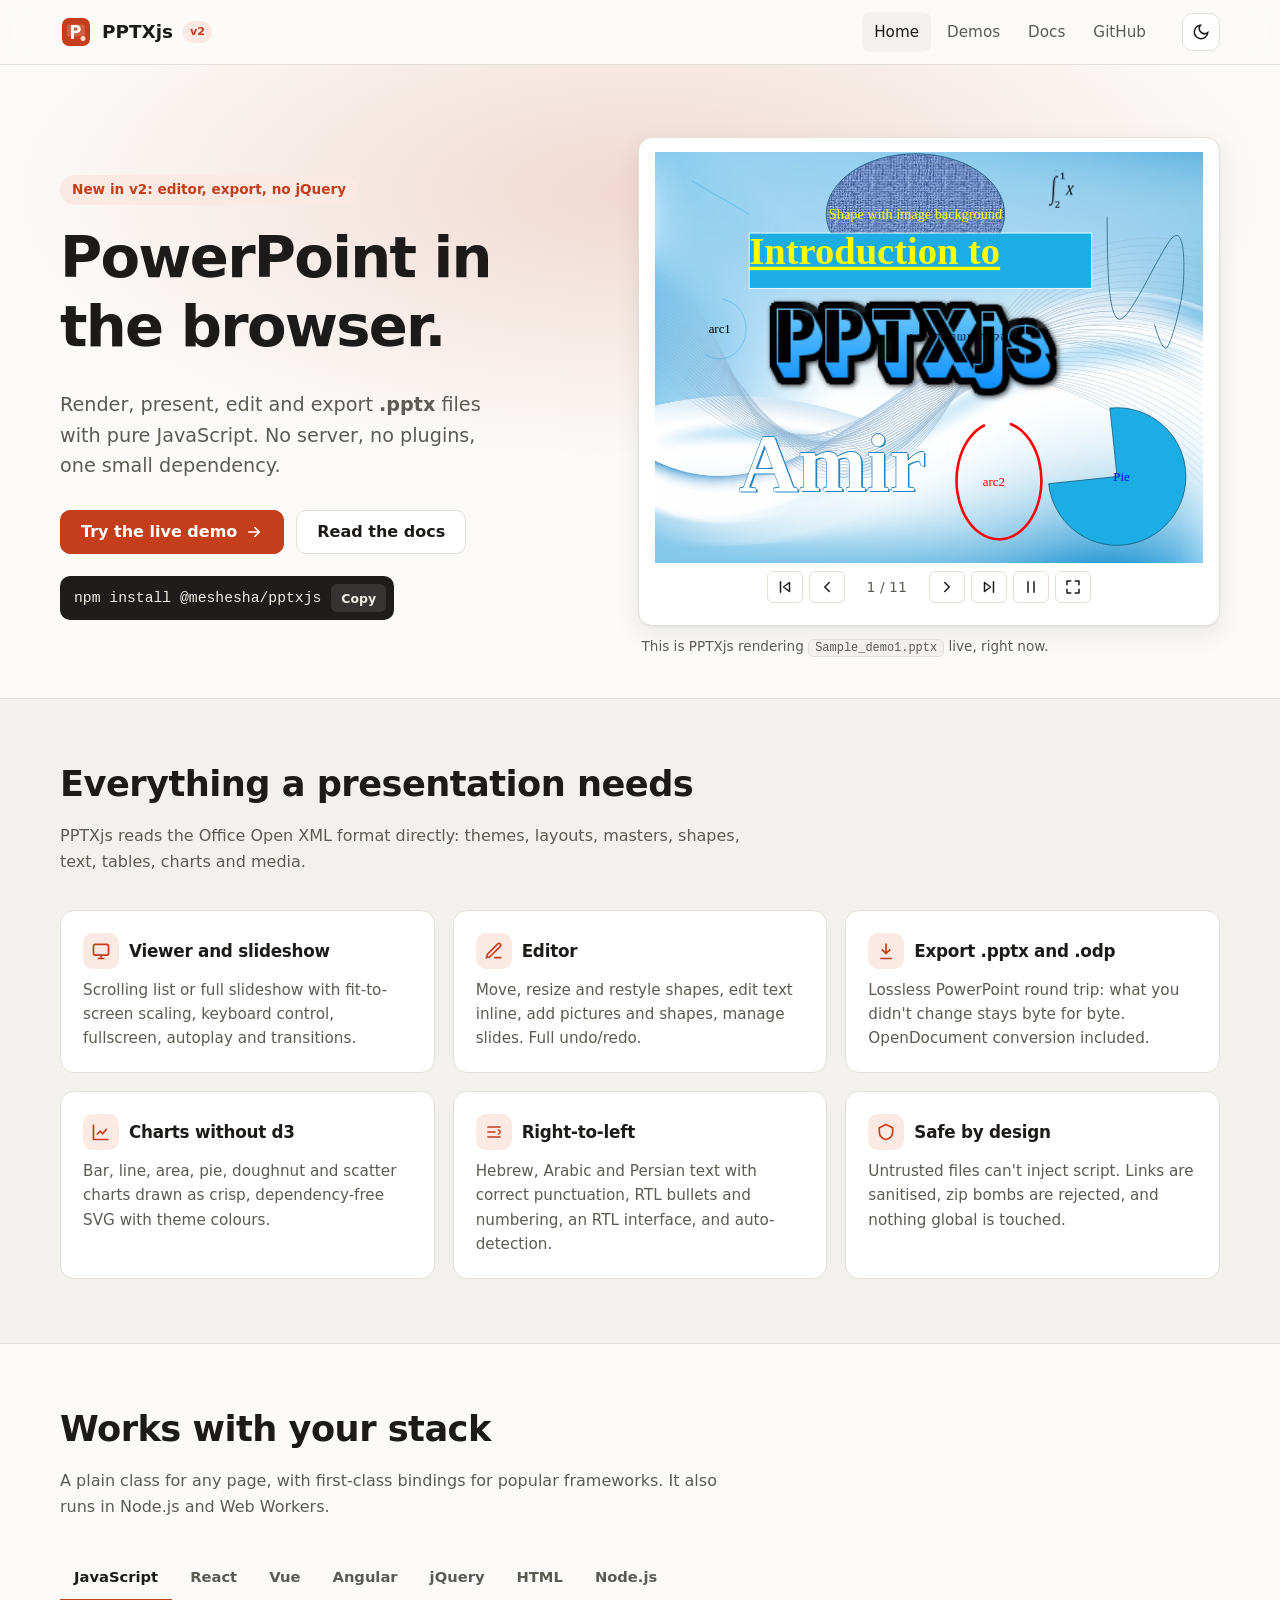
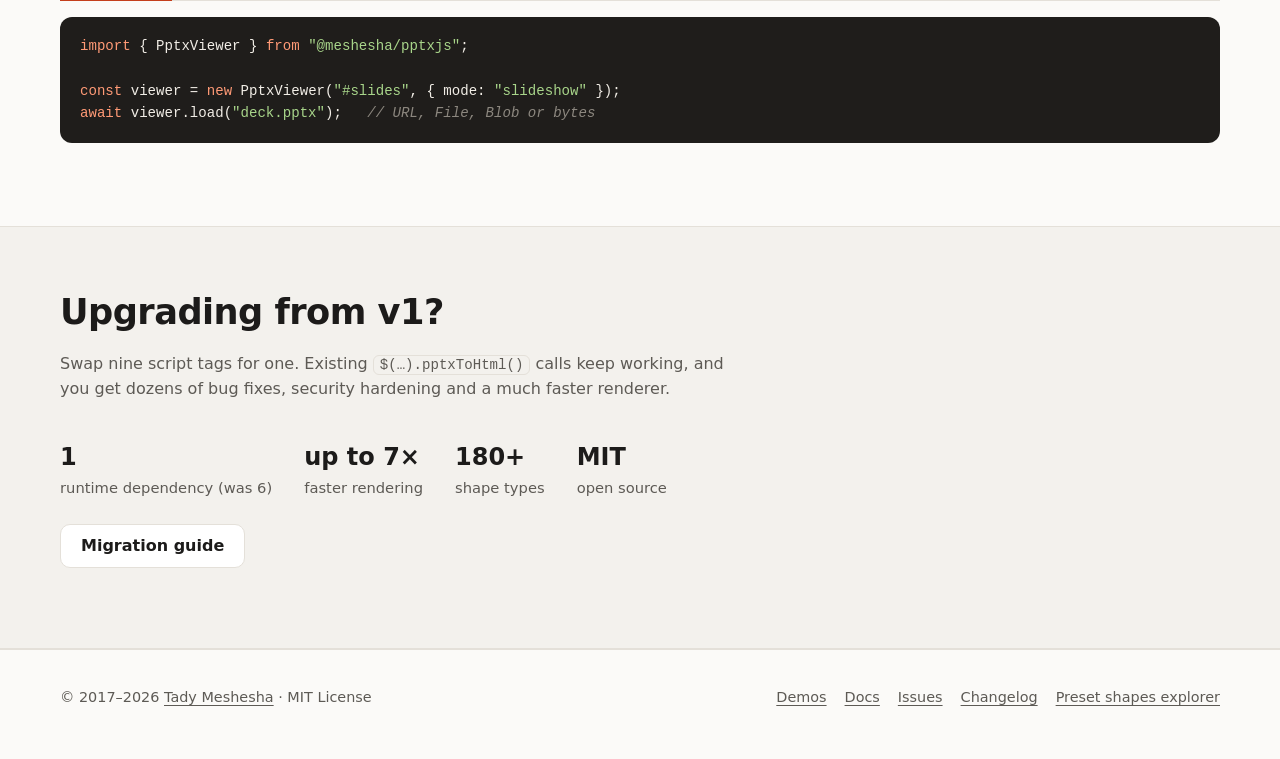
<file: index.html>
<!doctype html>
<html lang="en">
<head>
  <meta charset="utf-8">
  <meta name="viewport" content="width=device-width, initial-scale=1">
  <title>PPTXjs: PowerPoint in the browser</title>
  <meta name="description" content="Render, present, edit and export PowerPoint (.pptx) files in the browser with pure JavaScript. No server, no jQuery. React, Vue, Angular, jQuery and Web Components.">
  <link rel="canonical" href="https://pptx.js.org/">
  <meta property="og:title" content="PPTXjs: PowerPoint in the browser">
  <meta property="og:description" content="Render, present, edit and export .pptx files in the browser. Open source, MIT.">
  <meta property="og:url" content="https://pptx.js.org/">
  <meta property="og:type" content="website">
  <meta name="theme-color" content="#c43e1c">
  <link rel="icon" href="images/logo.svg" type="image/svg+xml">
  <script>try{var t=localStorage.getItem("theme");if(t)document.documentElement.setAttribute("data-theme",t)}catch(e){}</script>
  <link rel="stylesheet" href="lib/pptxjs.css">
  <link rel="stylesheet" href="assets/site.css">
</head>
<body>
<a class="skip" href="#main">Skip to content</a>

<header class="site-header">
  <div class="container">
    <a class="brand" href="./"><img class="logo" src="images/logo.svg" alt=""> PPTXjs <span class="ver">v2</span></a>
    <nav class="nav" id="nav" aria-label="Main">
      <a href="./" aria-current="page">Home</a>
      <a href="pages/demos.html">Demos</a>
      <a href="pages/docs.html">Docs</a>
      <a href="https://github.com/meshesha/PPTXjs">GitHub</a>
    </nav>
    <div class="header-actions">
      <button class="icon-btn" type="button" data-theme-toggle aria-label="Toggle dark theme">
        <svg viewBox="0 0 24 24" fill="none" stroke="currentColor" stroke-width="2" stroke-linecap="round" aria-hidden="true"><path d="M21 12.8A9 9 0 1 1 11.2 3a7 7 0 0 0 9.8 9.8z"/></svg>
      </button>
      <button class="icon-btn menu-btn" type="button" data-menu-toggle aria-controls="nav" aria-expanded="false" aria-label="Menu">
        <svg viewBox="0 0 24 24" fill="none" stroke="currentColor" stroke-width="2" stroke-linecap="round" aria-hidden="true"><path d="M4 7h16M4 12h16M4 17h16"/></svg>
      </button>
    </div>
  </div>
</header>

<main id="main">
  <section class="hero">
    <div class="container">
      <div>
        <span class="eyebrow">New in v2: editor, export, no jQuery</span>
        <h1>PowerPoint in the browser.</h1>
        <p class="lead">Render, present, edit and export <strong>.pptx</strong> files with pure JavaScript. No server, no plugins, one small dependency.</p>
        <div class="actions">
          <a class="btn primary" href="pages/demos.html">Try the live demo
            <svg viewBox="0 0 24 24" fill="none" stroke="currentColor" stroke-width="2" stroke-linecap="round" aria-hidden="true"><path d="M5 12h14M13 6l6 6-6 6"/></svg></a>
          <a class="btn" href="pages/docs.html">Read the docs</a>
        </div>
        <div class="install"><span>npm install @meshesha/pptxjs</span><button class="copy" type="button" data-copy="npm install @meshesha/pptxjs">Copy</button></div>
      </div>
      <div>
        <div class="hero-viewer" id="hero-viewer" aria-label="Live PPTXjs viewer showing a sample presentation"></div>
        <p class="hero-caption">This is PPTXjs rendering <code>Sample_demo1.pptx</code> live, right now.</p>
      </div>
    </div>
  </section>

  <section class="section alt">
    <div class="container">
      <div class="section-head">
        <h2>Everything a presentation needs</h2>
        <p class="muted">PPTXjs reads the Office Open XML format directly: themes, layouts, masters, shapes, text, tables, charts and media.</p>
      </div>
      <div class="grid">
        <article class="card"><h3><span class="ico"><svg viewBox="0 0 24 24" fill="none" stroke="currentColor" stroke-width="2" aria-hidden="true"><rect x="3" y="4" width="18" height="13" rx="2"/><path d="M8 21h8M12 17v4"/></svg></span>Viewer and slideshow</h3>
          <p>Scrolling list or full slideshow with fit-to-screen scaling, keyboard control, fullscreen, autoplay and transitions.</p></article>
        <article class="card"><h3><span class="ico"><svg viewBox="0 0 24 24" fill="none" stroke="currentColor" stroke-width="2" aria-hidden="true"><path d="M12 20h9M16.5 3.5a2.1 2.1 0 0 1 3 3L7 19l-4 1 1-4z"/></svg></span>Editor</h3>
          <p>Move, resize and restyle shapes, edit text inline, add pictures and shapes, manage slides. Full undo/redo.</p></article>
        <article class="card"><h3><span class="ico"><svg viewBox="0 0 24 24" fill="none" stroke="currentColor" stroke-width="2" aria-hidden="true"><path d="M12 3v12M7 10l5 5 5-5M5 21h14"/></svg></span>Export .pptx and .odp</h3>
          <p>Lossless PowerPoint round trip: what you didn't change stays byte for byte. OpenDocument conversion included.</p></article>
        <article class="card"><h3><span class="ico"><svg viewBox="0 0 24 24" fill="none" stroke="currentColor" stroke-width="2" aria-hidden="true"><path d="M3 3v18h18M7 15l4-4 3 3 5-6"/></svg></span>Charts without d3</h3>
          <p>Bar, line, area, pie, doughnut and scatter charts drawn as crisp, dependency-free SVG with theme colours.</p></article>
        <article class="card"><h3><span class="ico"><svg viewBox="0 0 24 24" fill="none" stroke="currentColor" stroke-width="2" aria-hidden="true"><path d="M4 6h16M4 12h10M4 18h16M20 12l-3-3m3 3-3 3"/></svg></span>Right-to-left</h3>
          <p>Hebrew, Arabic and Persian text with correct punctuation, RTL bullets and numbering, an RTL interface, and auto-detection.</p></article>
        <article class="card"><h3><span class="ico"><svg viewBox="0 0 24 24" fill="none" stroke="currentColor" stroke-width="2" aria-hidden="true"><path d="M12 3l8 4v5c0 5-3.5 8-8 9-4.5-1-8-4-8-9V7z"/></svg></span>Safe by design</h3>
          <p>Untrusted files can't inject script. Links are sanitised, zip bombs are rejected, and nothing global is touched.</p></article>
      </div>
    </div>
  </section>

  <section class="section">
    <div class="container">
      <div class="section-head">
        <h2>Works with your stack</h2>
        <p class="muted">A plain class for any page, with first-class bindings for popular frameworks. It also runs in Node.js and Web Workers.</p>
      </div>
      <div class="tabs" role="tablist" aria-label="Framework examples">
        <button role="tab" id="t-js" aria-controls="p-js" aria-selected="true">JavaScript</button>
        <button role="tab" id="t-react" aria-controls="p-react" aria-selected="false" tabindex="-1">React</button>
        <button role="tab" id="t-vue" aria-controls="p-vue" aria-selected="false" tabindex="-1">Vue</button>
        <button role="tab" id="t-ng" aria-controls="p-ng" aria-selected="false" tabindex="-1">Angular</button>
        <button role="tab" id="t-jq" aria-controls="p-jq" aria-selected="false" tabindex="-1">jQuery</button>
        <button role="tab" id="t-html" aria-controls="p-html" aria-selected="false" tabindex="-1">HTML</button>
        <button role="tab" id="t-node" aria-controls="p-node" aria-selected="false" tabindex="-1">Node.js</button>
      </div>
      <div role="tabpanel" id="p-js" aria-labelledby="t-js"><pre><code>import { PptxViewer } from "@meshesha/pptxjs";

const viewer = new PptxViewer("#slides", { mode: "slideshow" });
await viewer.load("deck.pptx");   // URL, File, Blob or bytes</code></pre></div>
      <div role="tabpanel" id="p-react" aria-labelledby="t-react" hidden><pre><code>import { PptxViewer } from "@meshesha/pptxjs/react";

export function Deck() {
  return &lt;PptxViewer src="/deck.pptx" options={{ mode: "slideshow" }} /&gt;;
}</code></pre></div>
      <div role="tabpanel" id="p-vue" aria-labelledby="t-vue" hidden><pre><code>&lt;script setup&gt;
import { PptxViewer } from "@meshesha/pptxjs/vue";
&lt;/script&gt;

&lt;template&gt;
  &lt;PptxViewer src="/deck.pptx" :options="{ mode: 'slideshow' }" @load="onLoad" /&gt;
&lt;/template&gt;</code></pre></div>
      <div role="tabpanel" id="p-ng" aria-labelledby="t-ng" hidden><pre><code>// main.ts
import { definePptxElements } from "@meshesha/pptxjs/angular";
definePptxElements();

// component template (schemas: [CUSTOM_ELEMENTS_SCHEMA])
&lt;pptx-viewer [attr.src]="url" mode="slideshow" (pptx-load)="loaded($event)"&gt;&lt;/pptx-viewer&gt;</code></pre></div>
      <div role="tabpanel" id="p-jq" aria-labelledby="t-jq" hidden><pre><code>// the v1 API keeps working
$("#result").pptxToHtml({
  pptxFileUrl: "deck.pptx",
  slideMode: true
});</code></pre></div>
      <div role="tabpanel" id="p-html" aria-labelledby="t-html" hidden><pre><code>&lt;script src="https://unpkg.com/@meshesha/pptxjs/dist/pptxjs.umd.js"&gt;&lt;/script&gt;

&lt;pptx-viewer src="deck.pptx" mode="slideshow" transition="slide"&gt;&lt;/pptx-viewer&gt;</code></pre></div>
      <div role="tabpanel" id="p-node" aria-labelledby="t-node" hidden><pre><code>import { renderToHtml, PresentationDocument, exportOdpBytes } from "@meshesha/pptxjs";

const { slides, css } = await renderToHtml(await readFile("deck.pptx"));
const doc = await PresentationDocument.load(await readFile("deck.pptx"));
await writeFile("deck.odp", exportOdpBytes(doc));</code></pre></div>
    </div>
  </section>

  <section class="section alt">
    <div class="container">
      <div class="section-head">
        <h2>Upgrading from v1?</h2>
        <p class="muted">Swap nine script tags for one. Existing <code>$(…).pptxToHtml()</code> calls keep working, and you get dozens of bug fixes, security hardening and a much faster renderer.</p>
      </div>
      <div class="stats">
        <div><strong>1</strong>runtime dependency (was 6)</div>
        <div><strong>up to 7×</strong>faster rendering</div>
        <div><strong>180+</strong>shape types</div>
        <div><strong>MIT</strong>open source</div>
      </div>
      <p style="margin-top:24px"><a class="btn" href="pages/docs.html#migration">Migration guide</a></p>
    </div>
  </section>
</main>

<footer class="site-footer">
  <div class="container">
    <p>© 2017–<span data-year>2026</span> <a href="https://github.com/meshesha/">Tady Meshesha</a> · MIT License</p>
    <nav aria-label="Footer">
      <a href="pages/demos.html">Demos</a>
      <a href="pages/docs.html">Docs</a>
      <a href="https://github.com/meshesha/PPTXjs/issues">Issues</a>
      <a href="https://github.com/meshesha/PPTXjs/blob/master/CHANGELOG.md">Changelog</a>
      <a href="https://meshesha.github.io/presetShapeDefinitions">Preset shapes explorer</a>
    </nav>
  </div>
</footer>

<script src="lib/pptxjs.umd.js"></script>
<script src="assets/site.js"></script>
<script>
  // live hero preview: the sample deck as a looping slideshow
  (function () {
    var host = document.getElementById("hero-viewer");
    if (!window.PPTXjs || !host) return;
    var reduce = window.matchMedia && window.matchMedia("(prefers-reduced-motion: reduce)").matches;
    var viewer = new PPTXjs.PptxViewer(host, {
      mode: "slideshow",
      keyboard: true,
      slideshow: { loop: true, transition: "fade", autoplay: reduce ? false : 4 }
    });
    viewer.load("pages/Sample_demo1.pptx").catch(function () { host.textContent = "The preview could not be loaded."; });
  })();
</script>
</body>
</html>
</file>
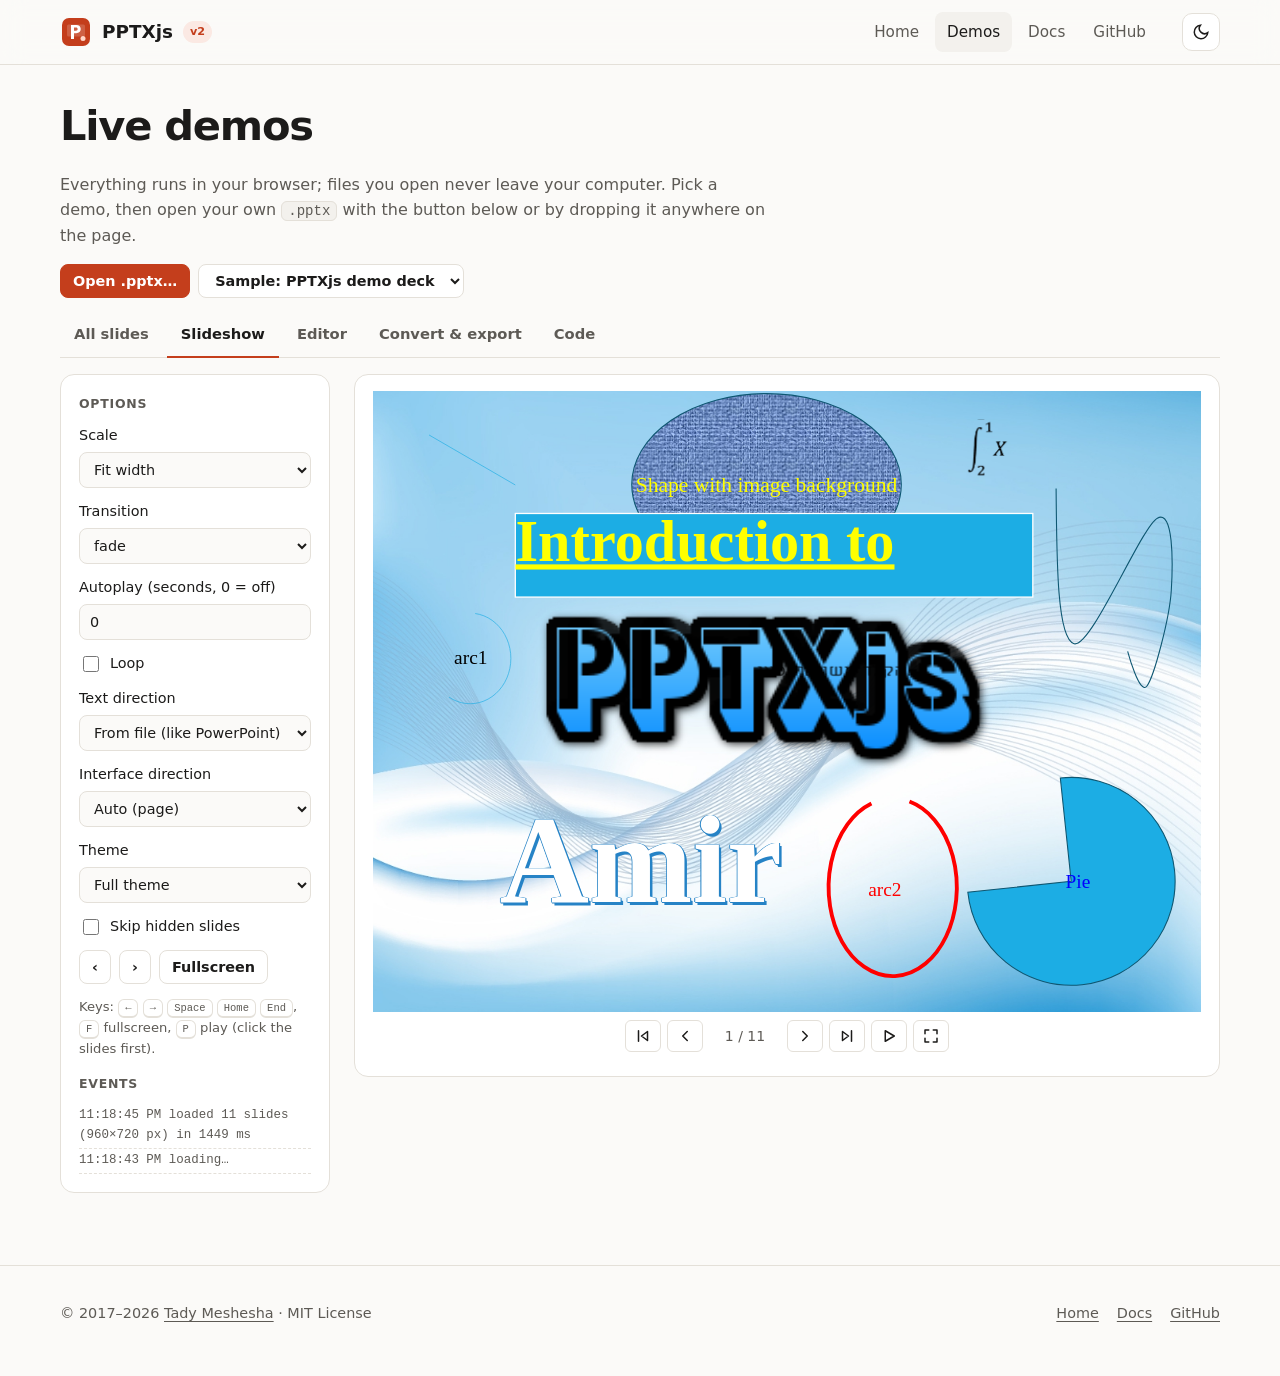
<file: pages/demo2.html>
<!doctype html>
<html lang="en">
<head>
  <meta charset="utf-8">
  <title>Demo 2 - slide mode · PPTXjs</title>
  <!-- old v1 demo page: moved to demos.html#slideshow -->
  <meta http-equiv="refresh" content="0; url=demos.html#slideshow">
  <link rel="canonical" href="https://pptx.js.org/pages/demos.html">
  <meta name="robots" content="noindex">
</head>
<body>
  <p>This demo has moved to <a href="demos.html#slideshow">the new demos page</a>.</p>
  <script>location.replace("demos.html#slideshow");</script>
</body>
</html>
</file>
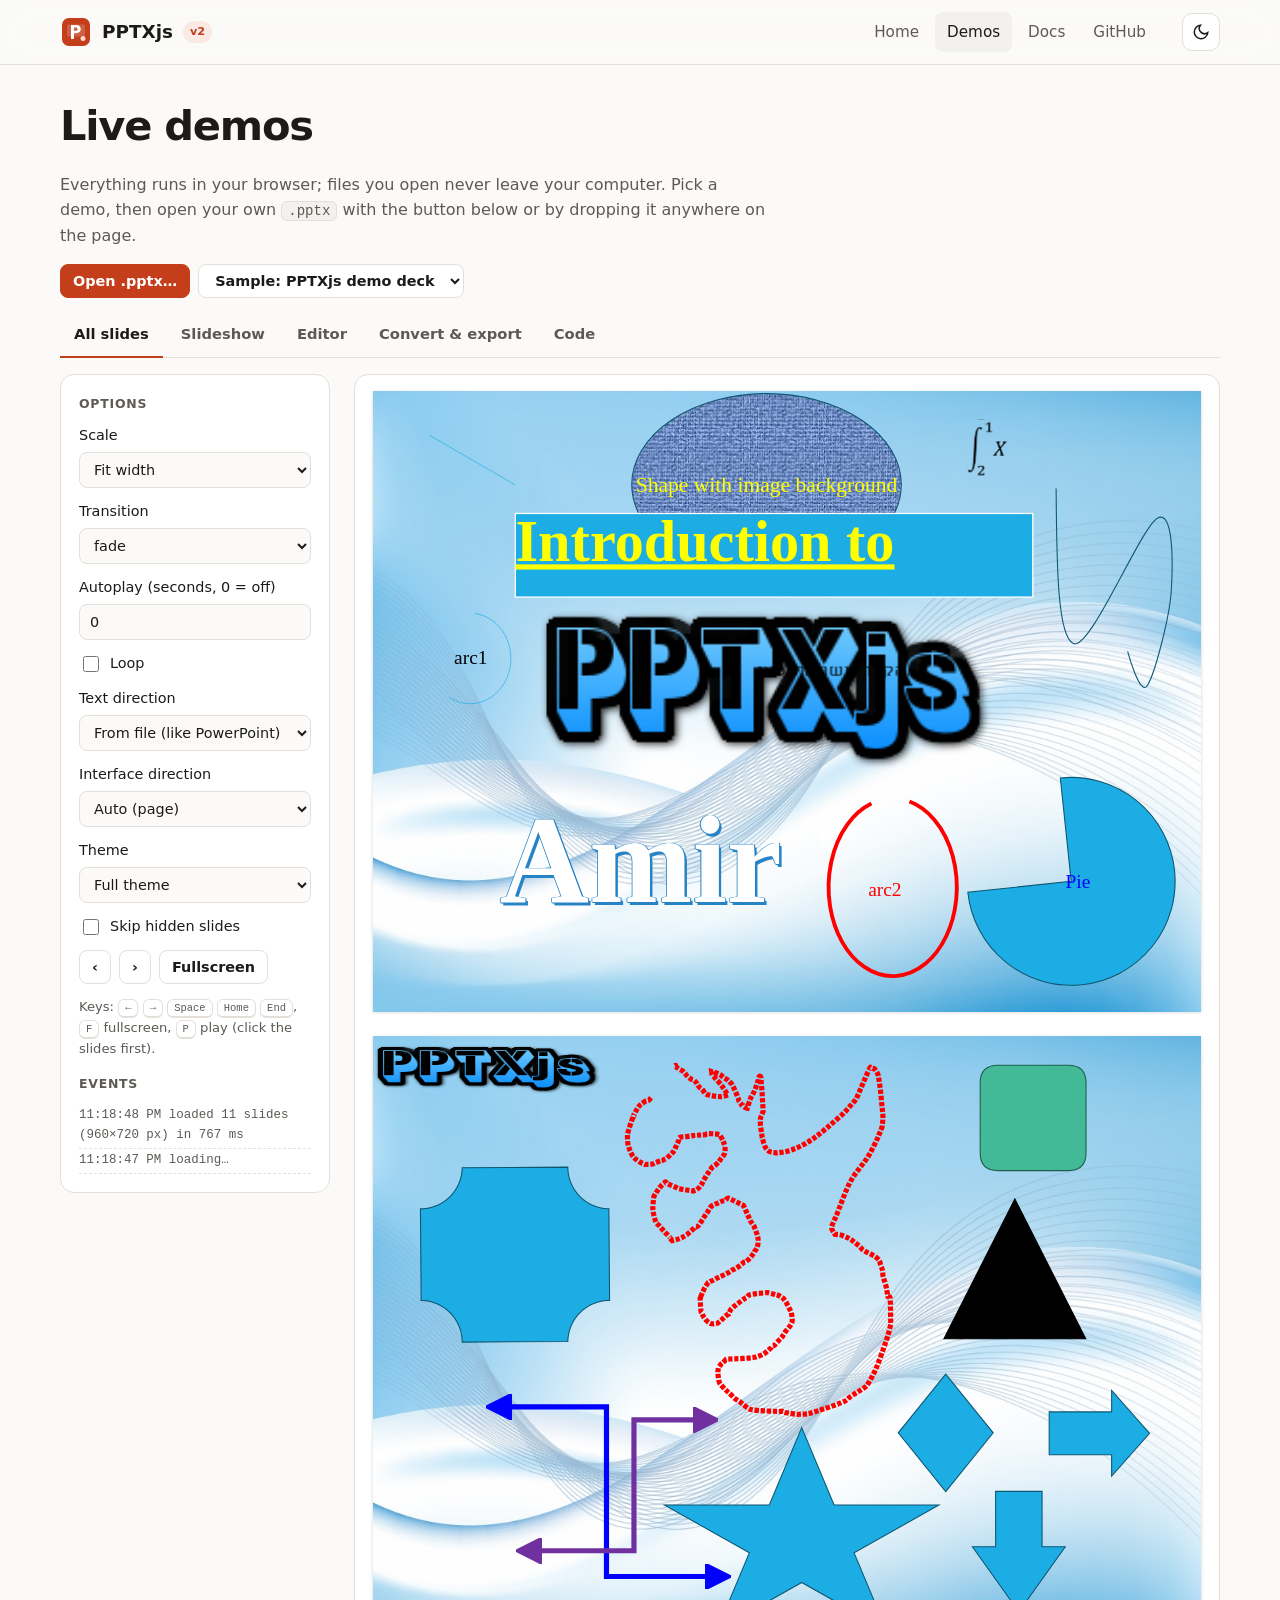
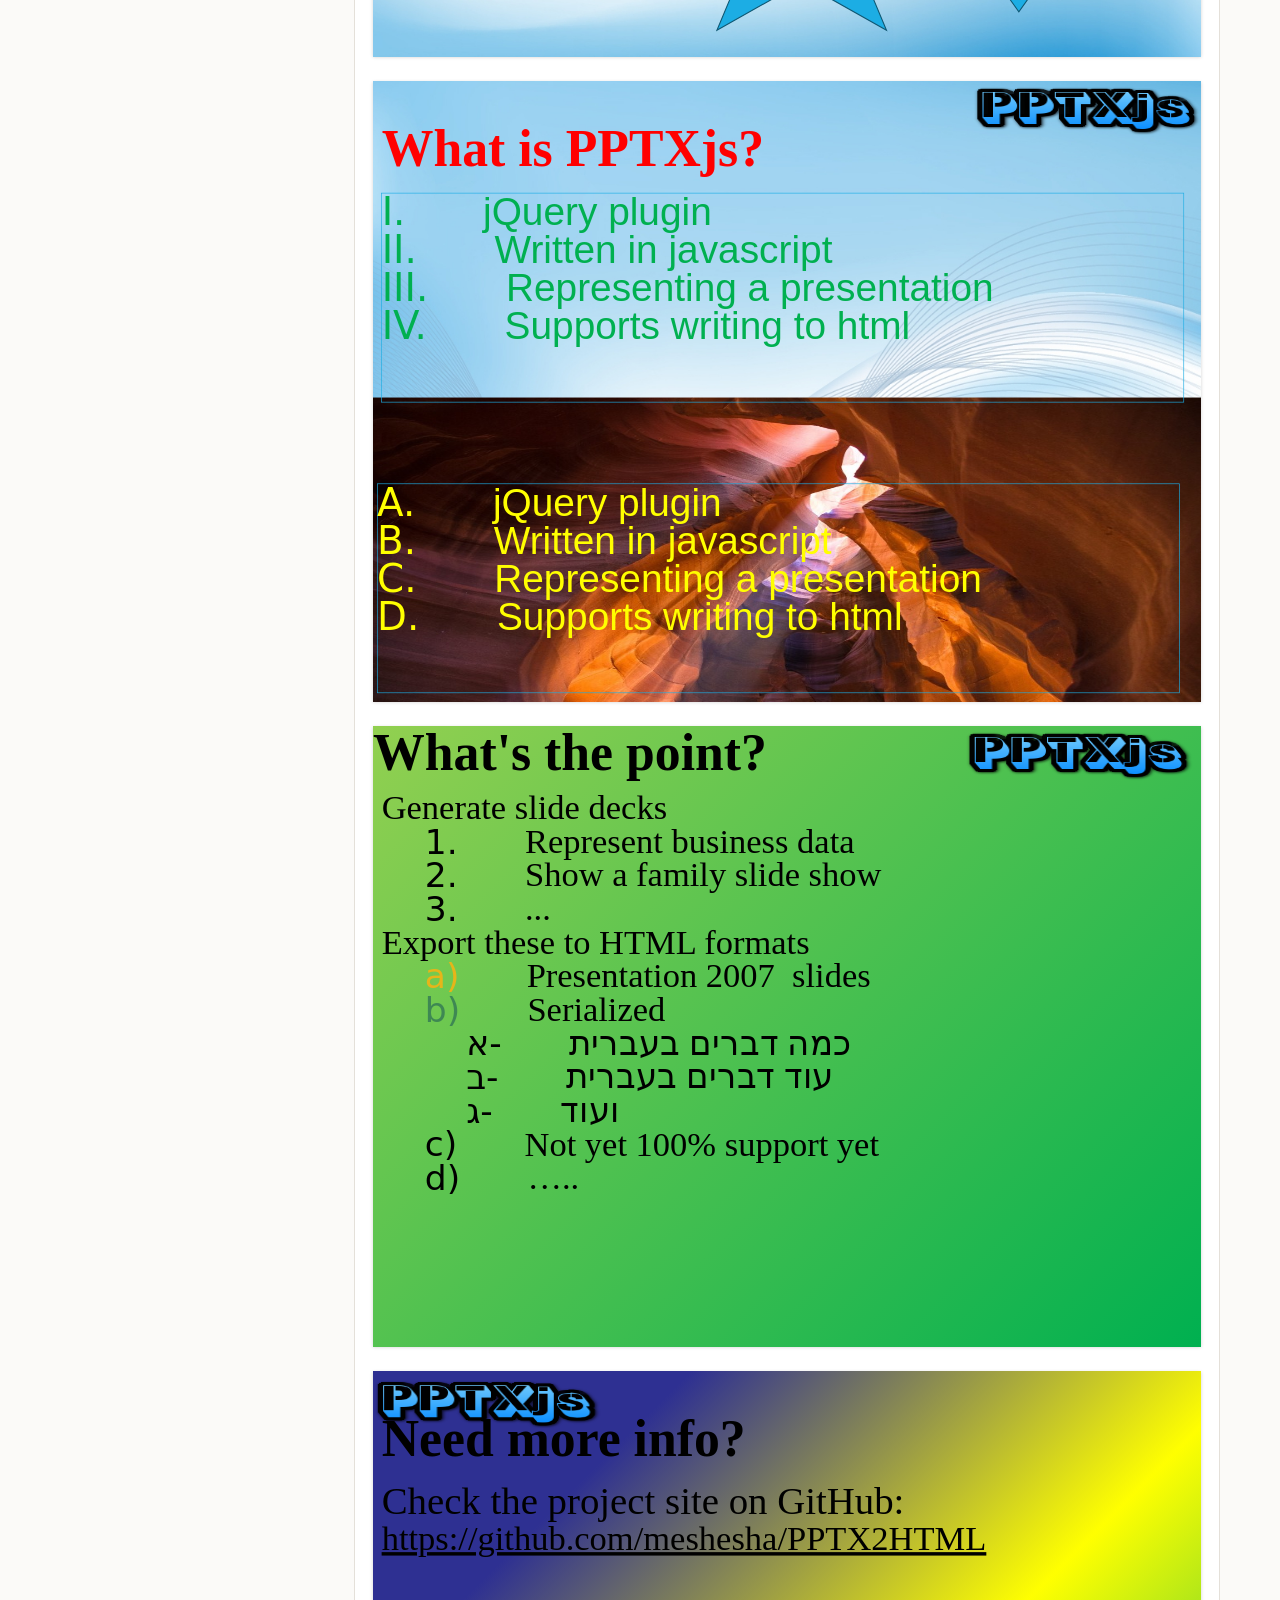
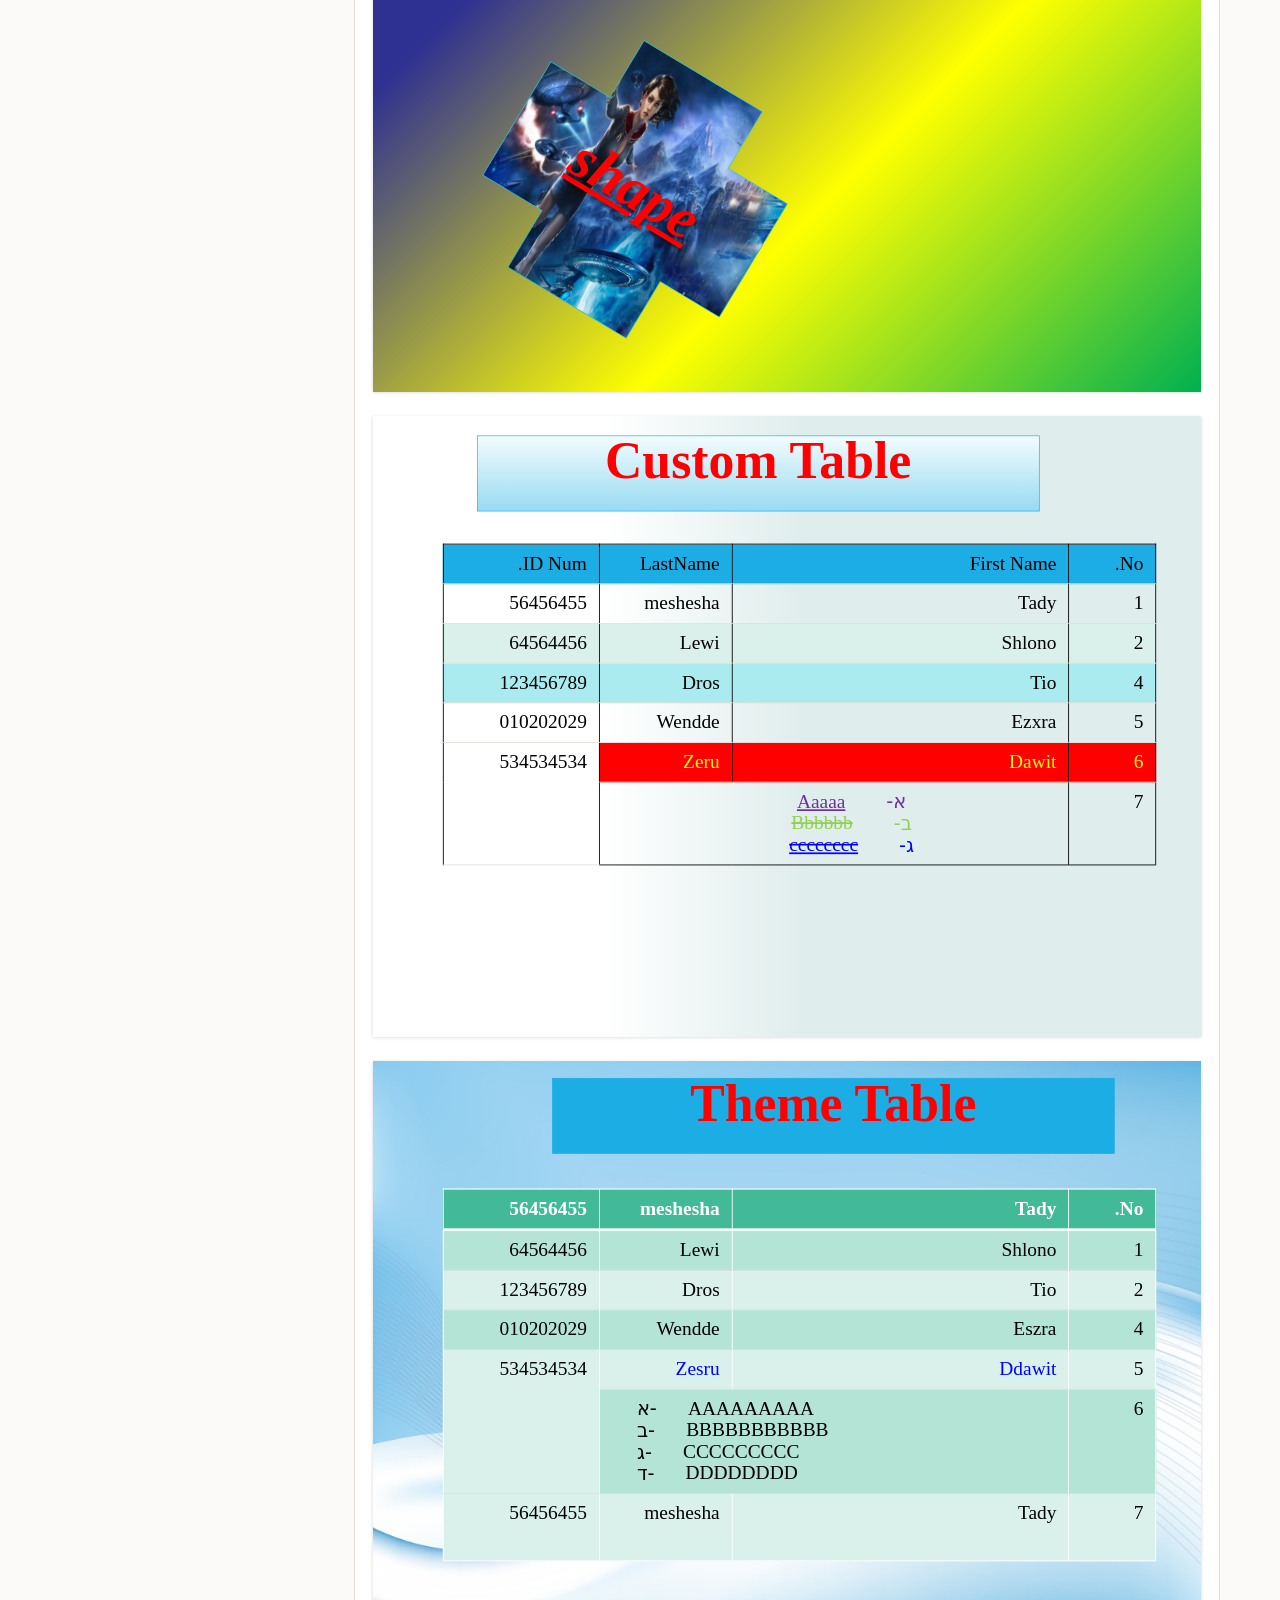
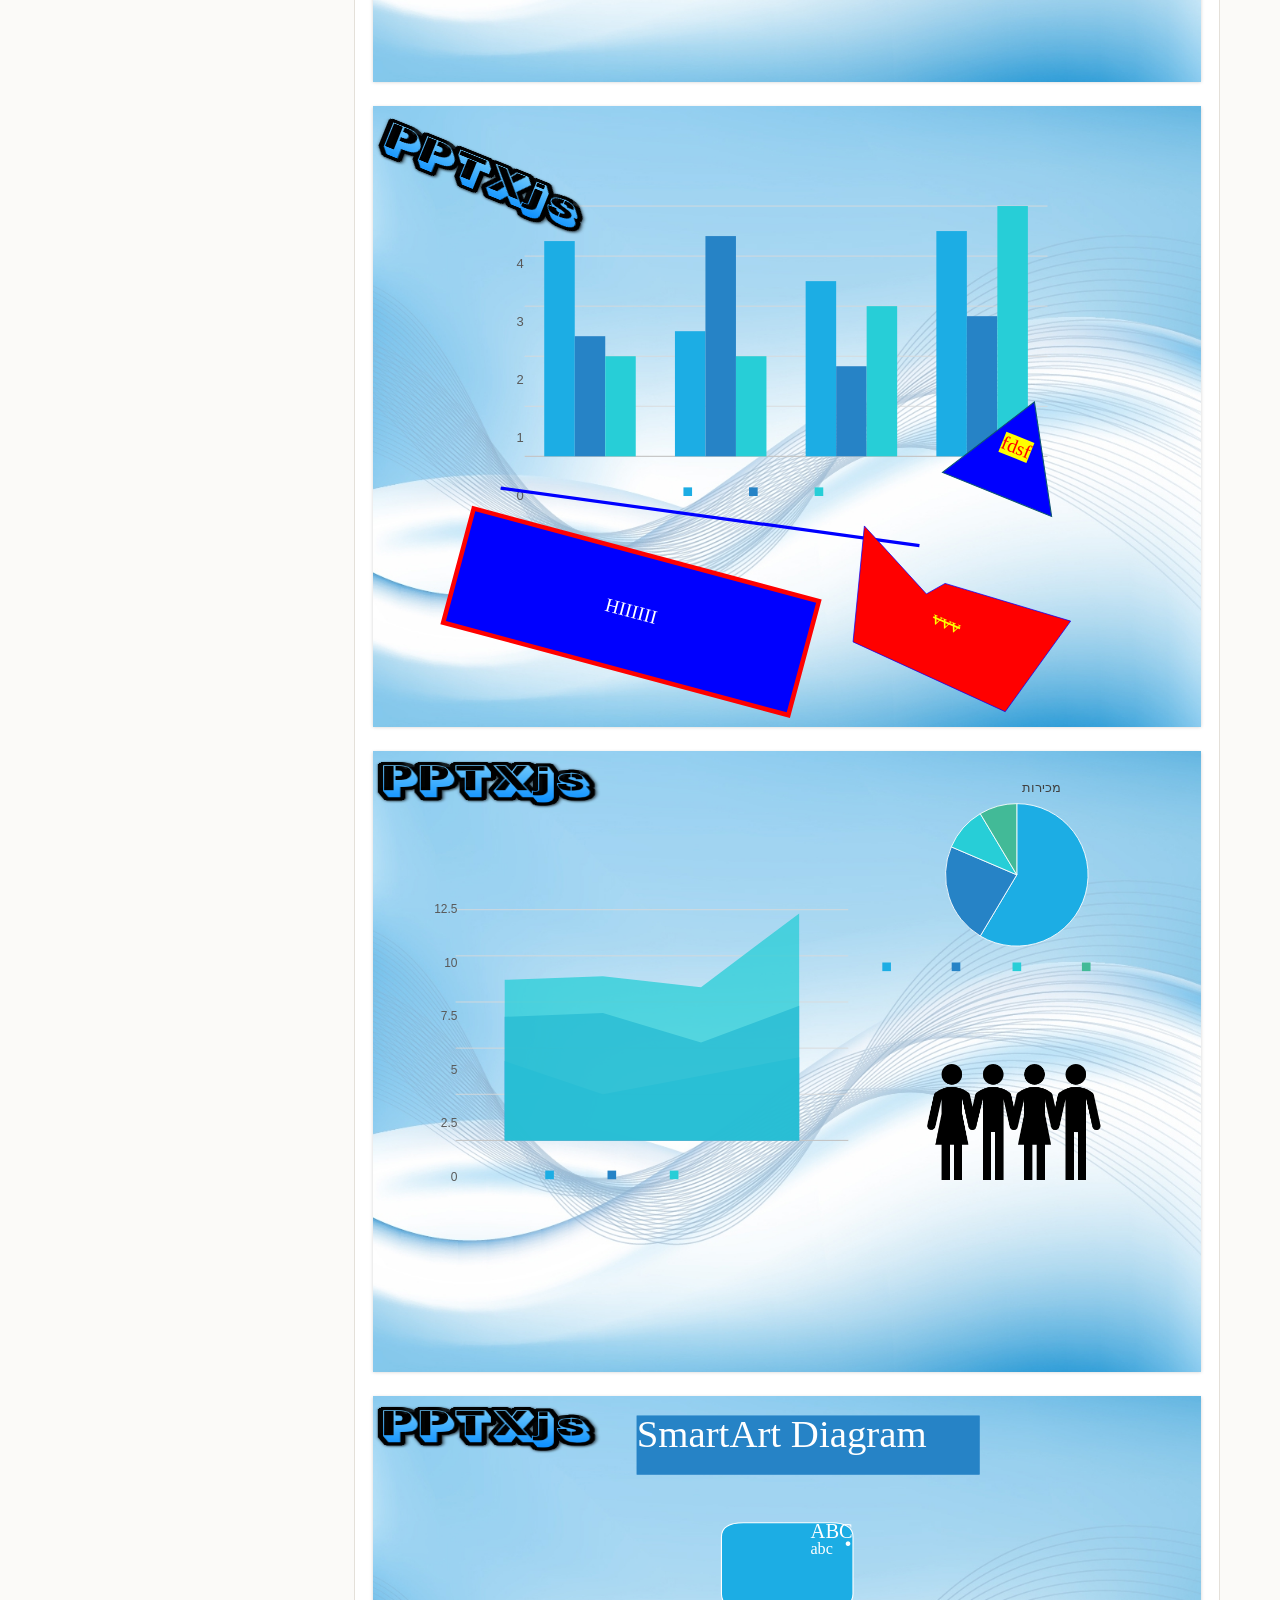
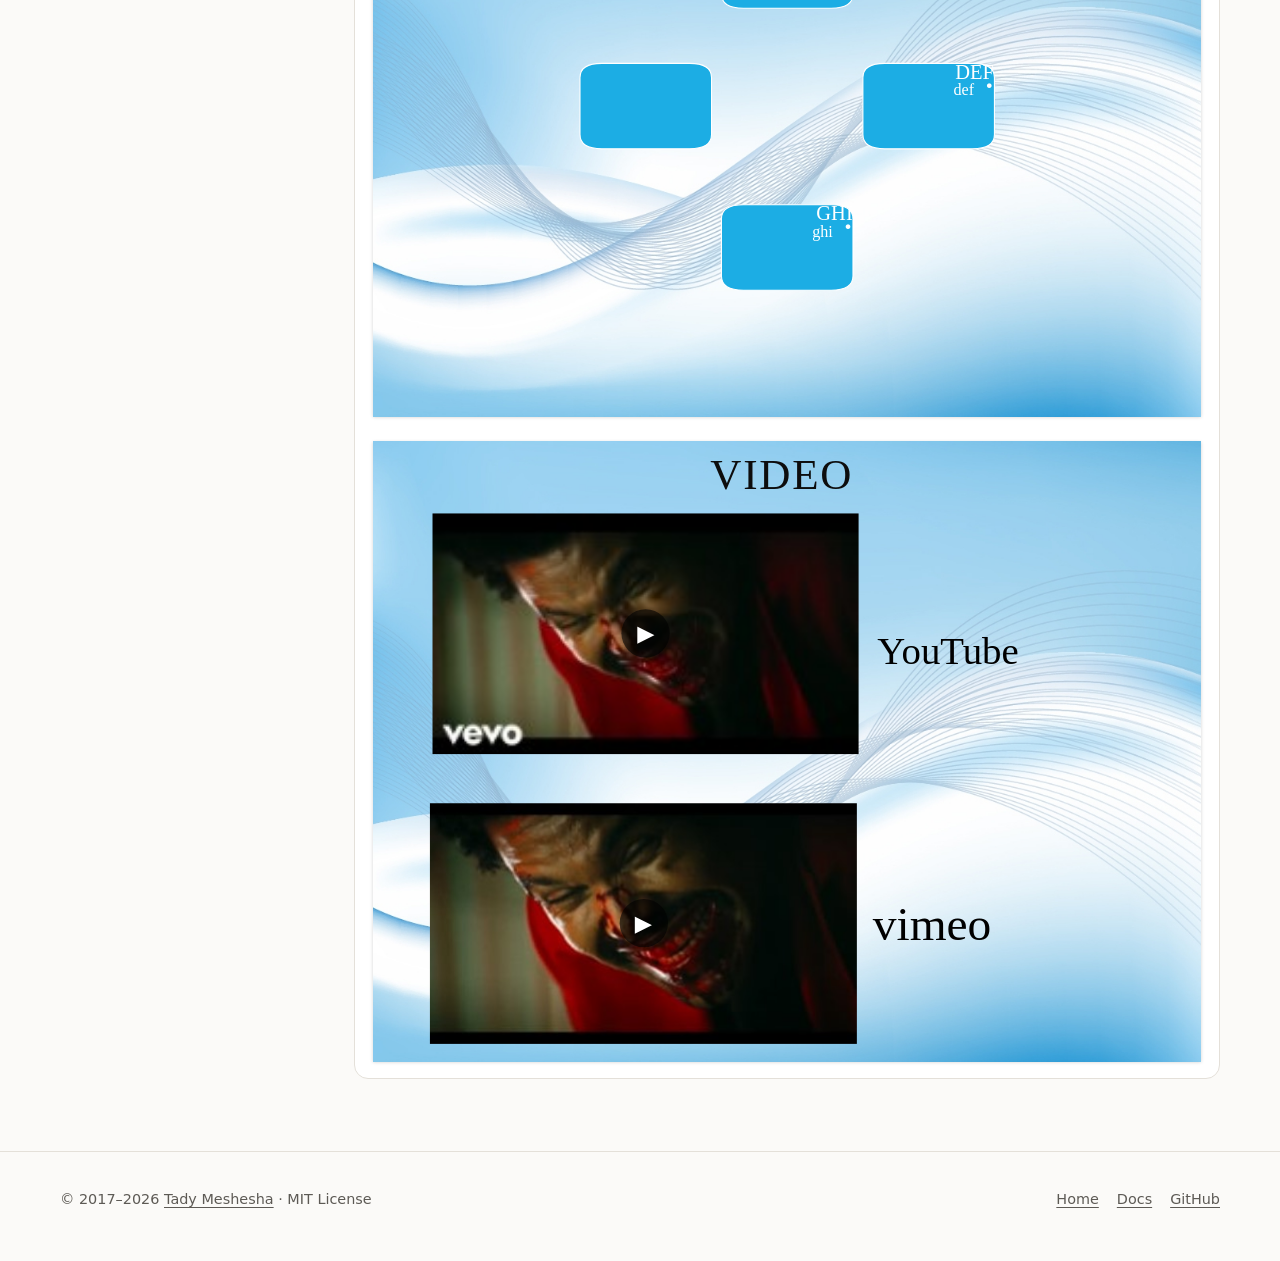
<file: pages/demo3.html>
<!doctype html>
<html lang="en">
<head>
  <meta charset="utf-8">
  <title>Demo 3 - open a file · PPTXjs</title>
  <!-- old v1 demo page: moved to demos.html#upload -->
  <meta http-equiv="refresh" content="0; url=demos.html#upload">
  <link rel="canonical" href="https://pptx.js.org/pages/demos.html">
  <meta name="robots" content="noindex">
</head>
<body>
  <p>This demo has moved to <a href="demos.html#upload">the new demos page</a>.</p>
  <script>location.replace("demos.html#upload");</script>
</body>
</html>
</file>
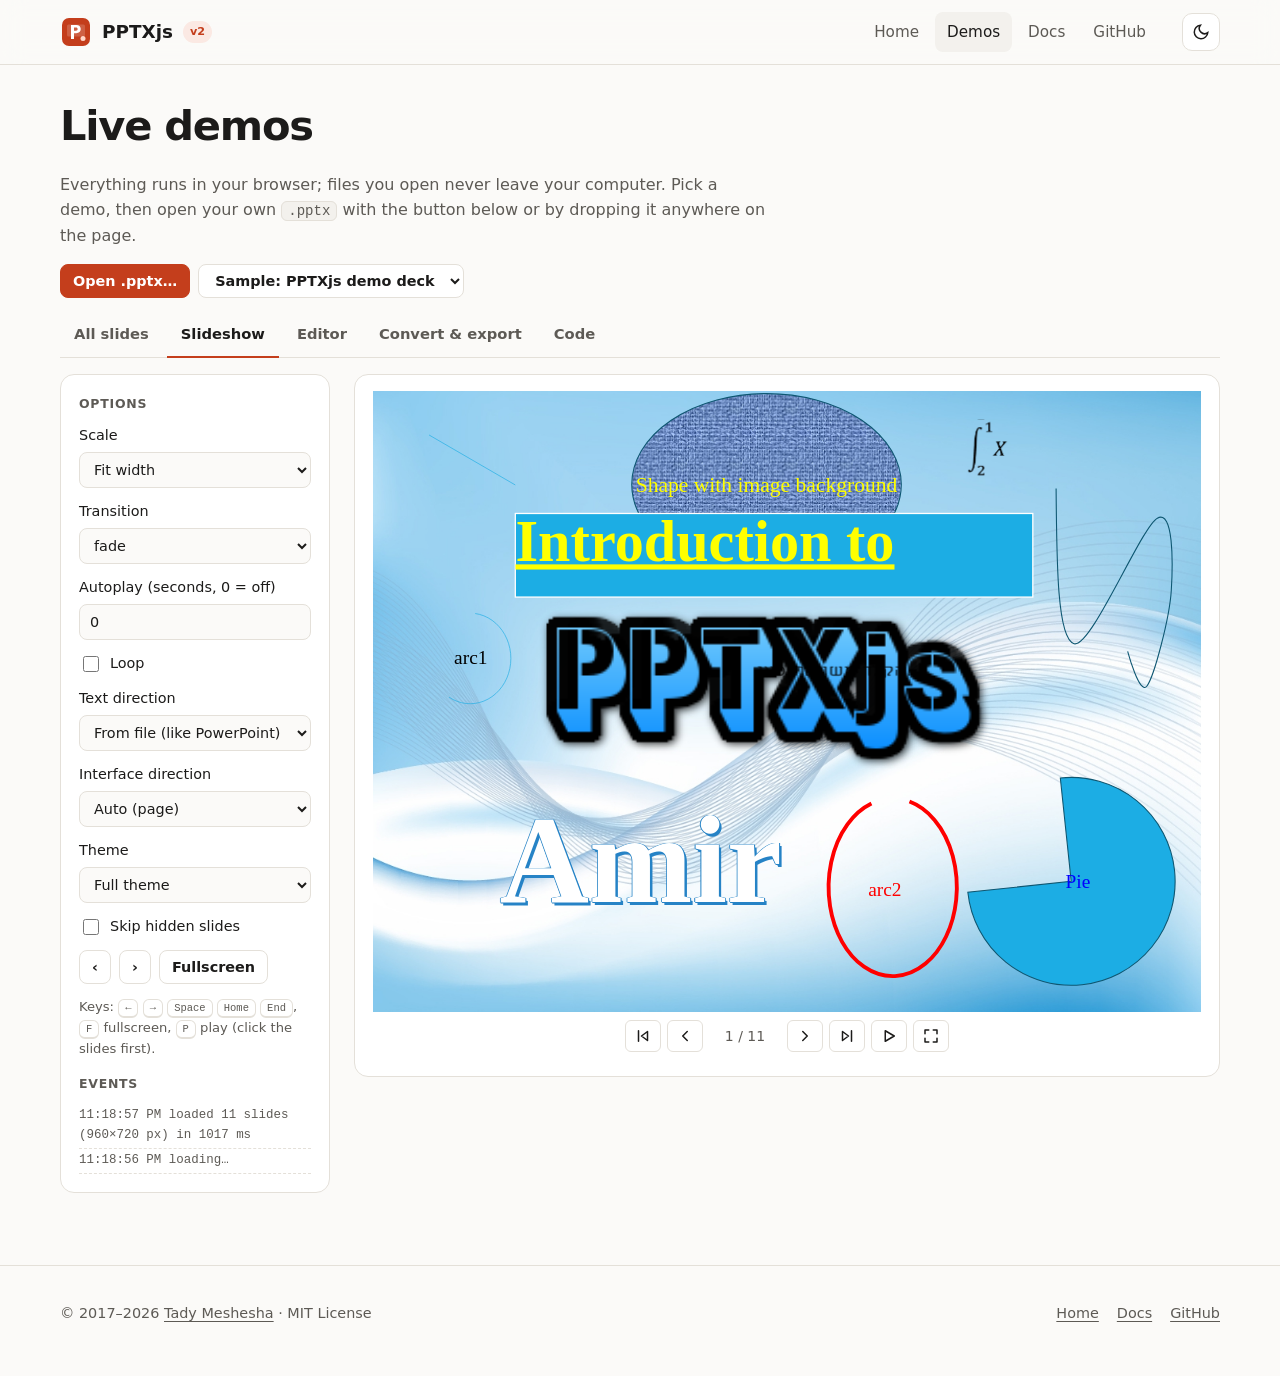
<file: pages/demo_revealjs.html>
<!doctype html>
<html lang="en">
<head>
  <meta charset="utf-8">
  <title>Demo 4 - Reveal.js · PPTXjs</title>
  <!-- old v1 demo page: moved to demos.html#slideshow -->
  <meta http-equiv="refresh" content="0; url=demos.html#slideshow">
  <link rel="canonical" href="https://pptx.js.org/pages/demos.html">
  <meta name="robots" content="noindex">
</head>
<body>
  <p>This demo has moved to <a href="demos.html#slideshow">the new demos page</a>.</p>
  <script>location.replace("demos.html#slideshow");</script>
</body>
</html>
</file>
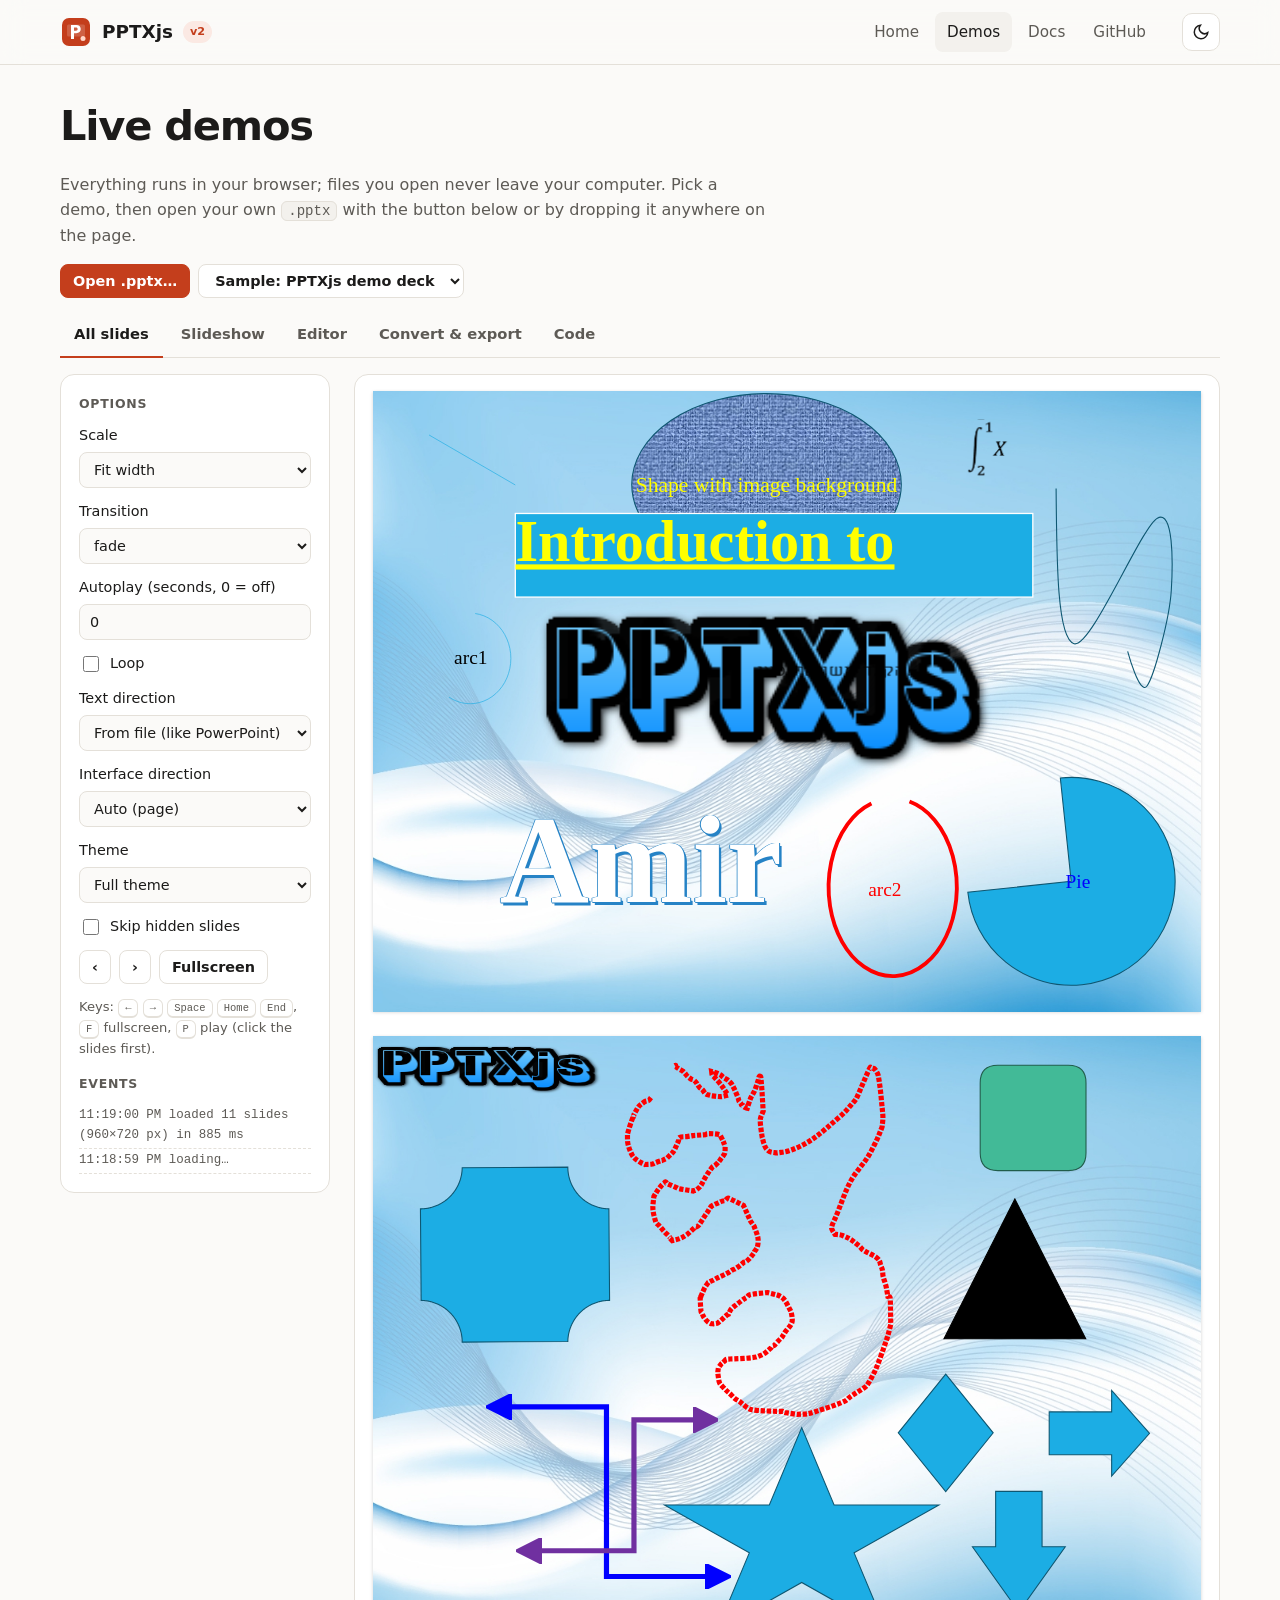
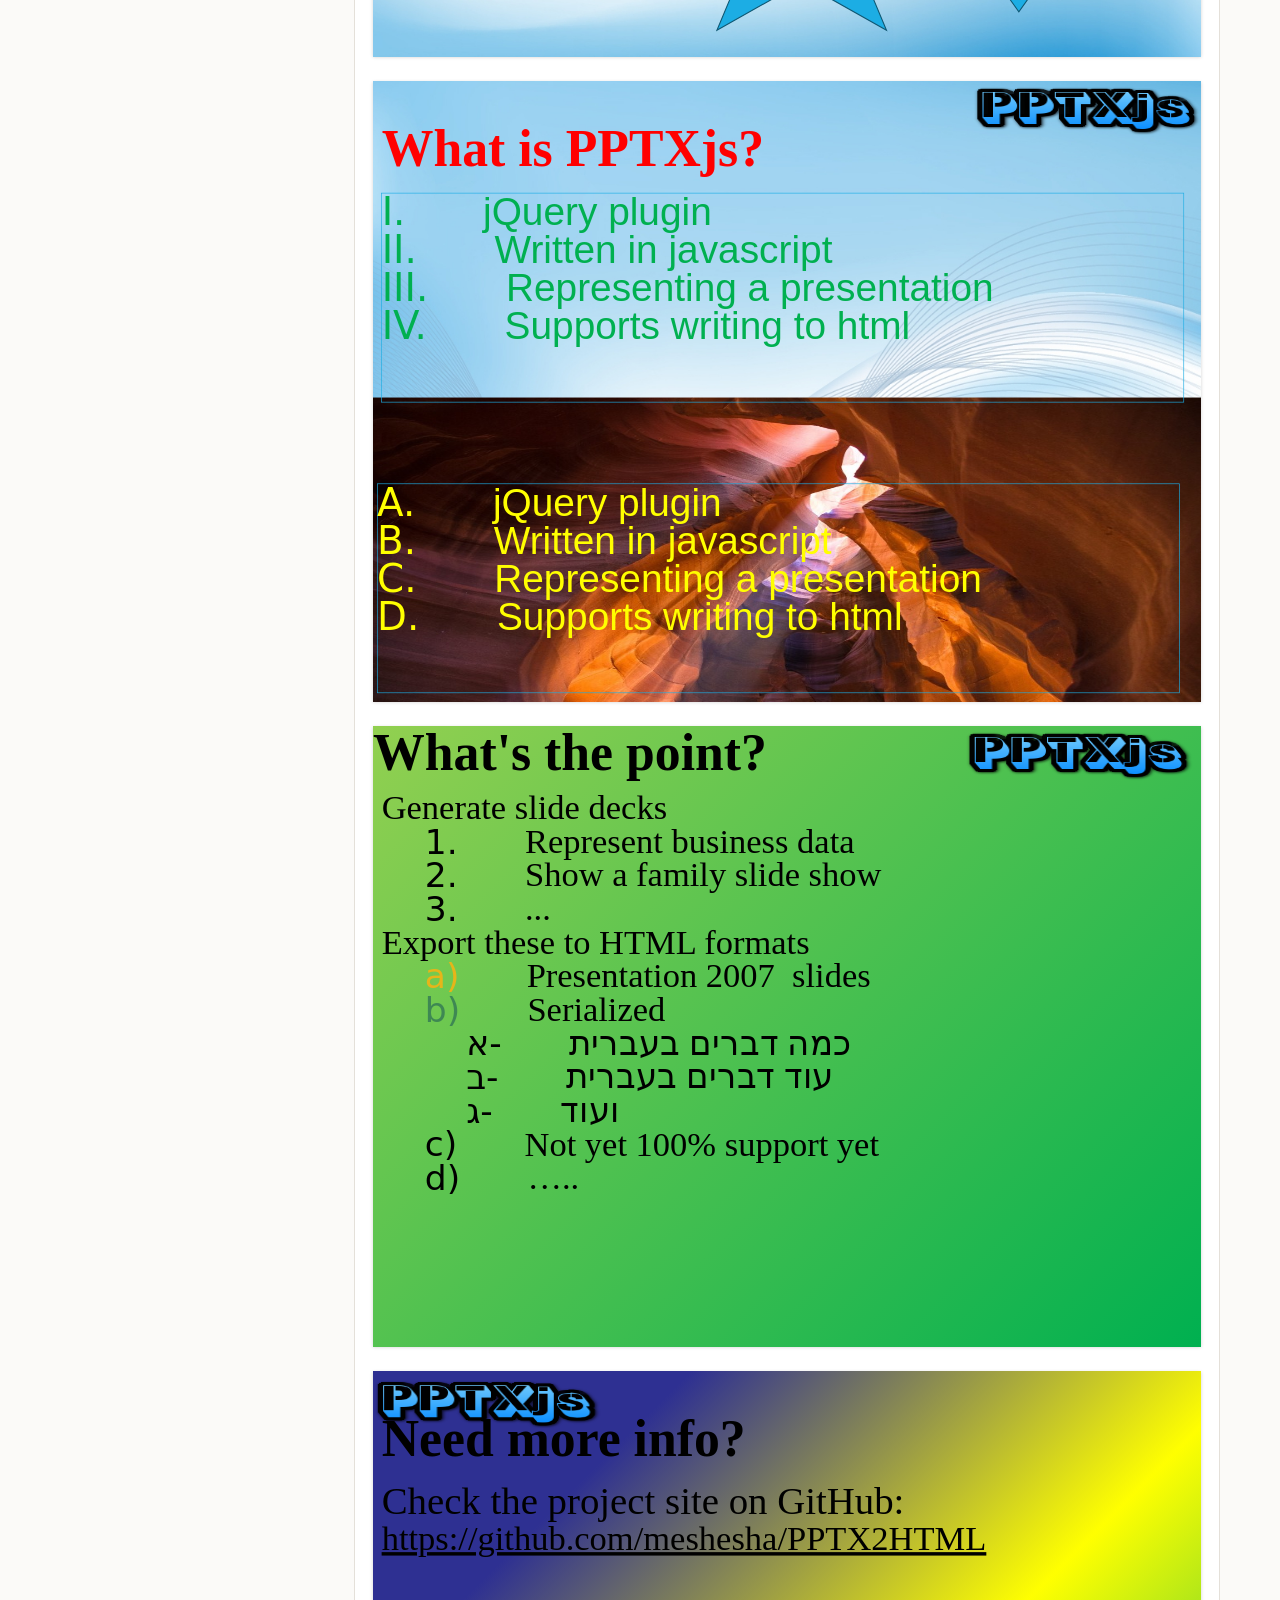
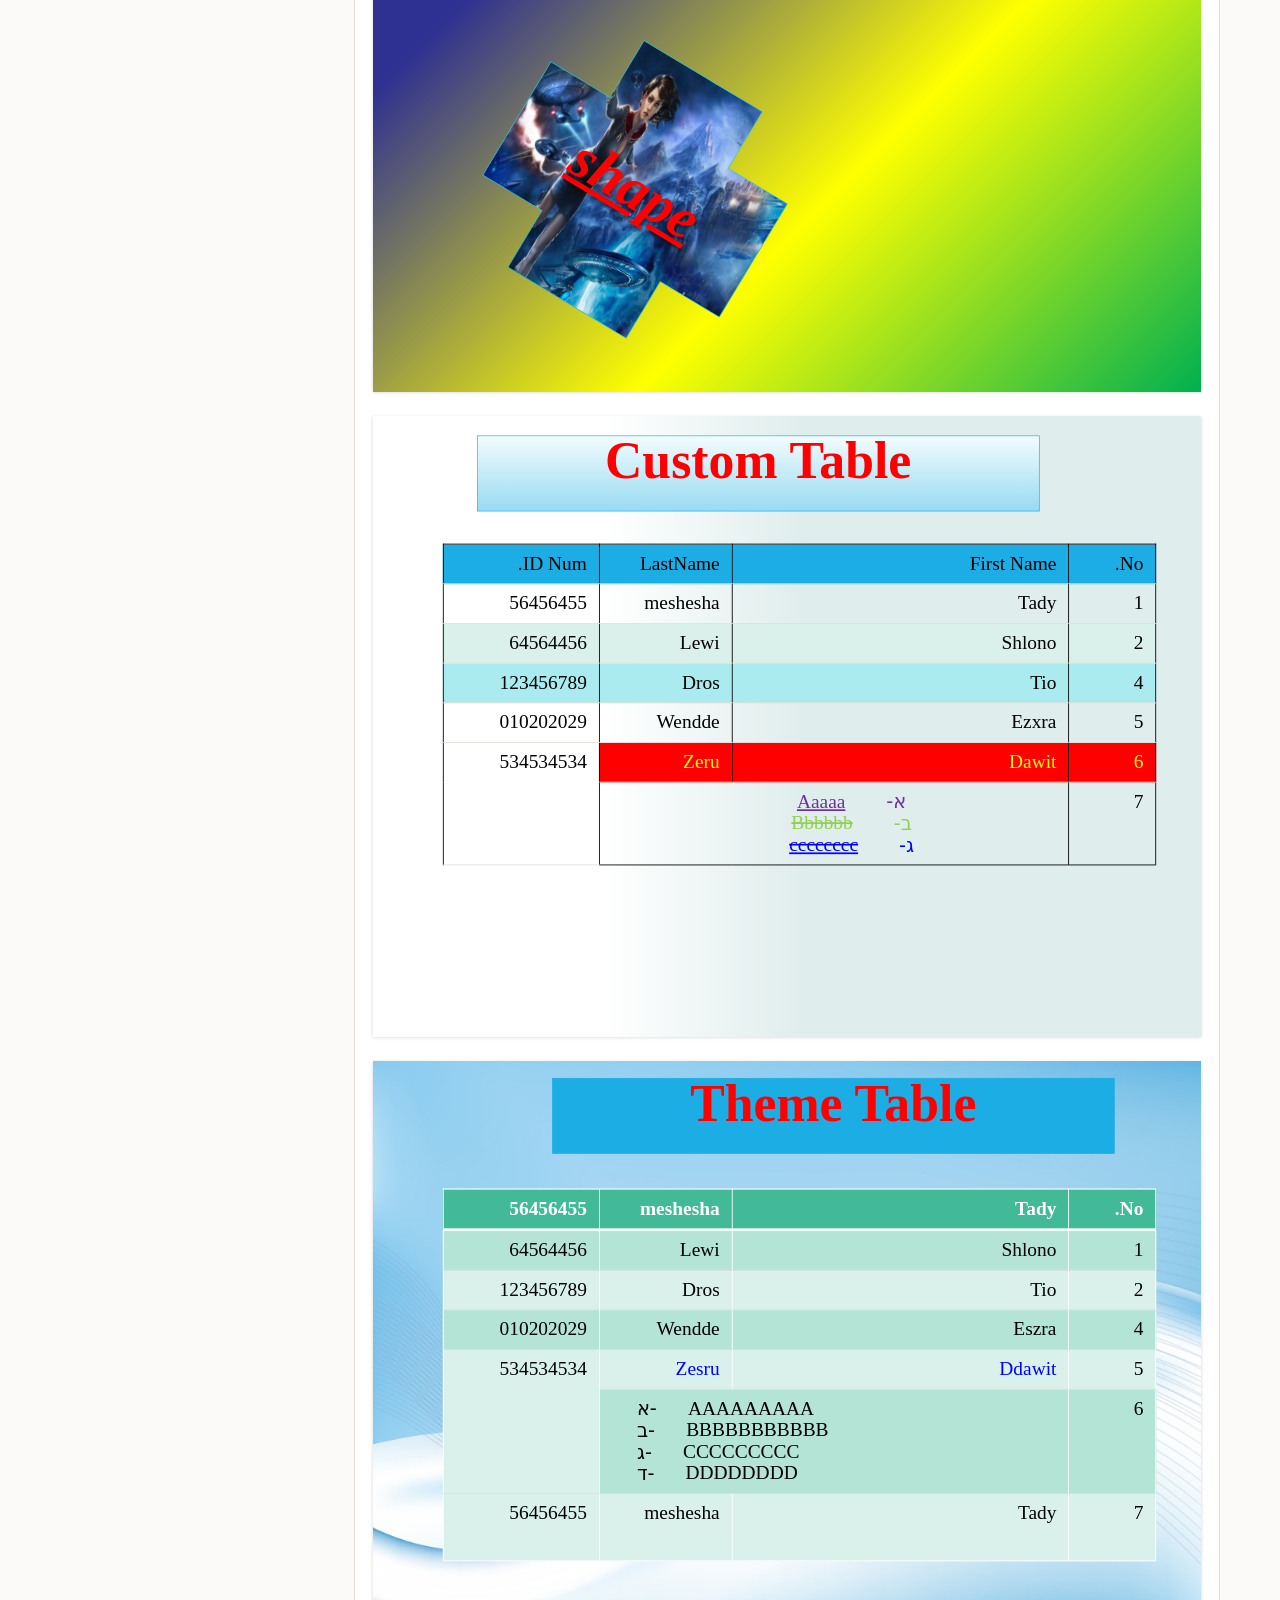
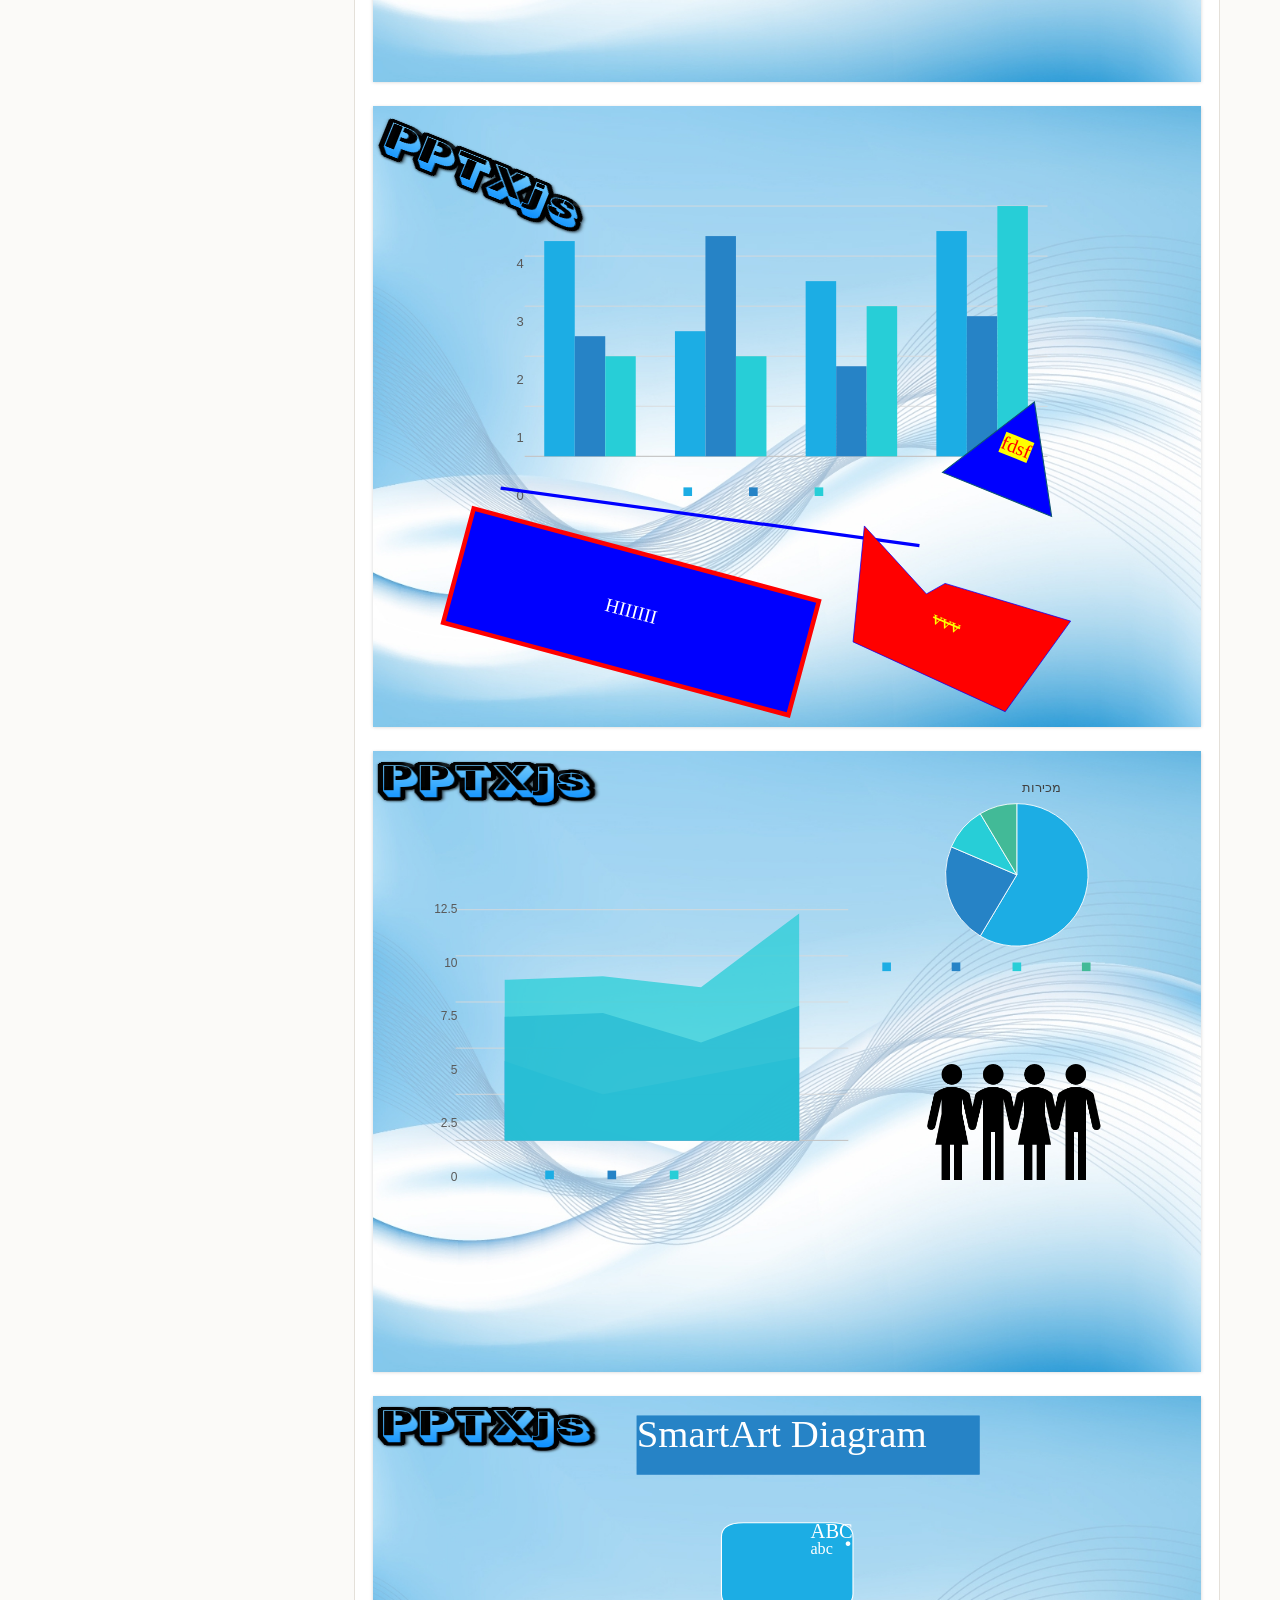
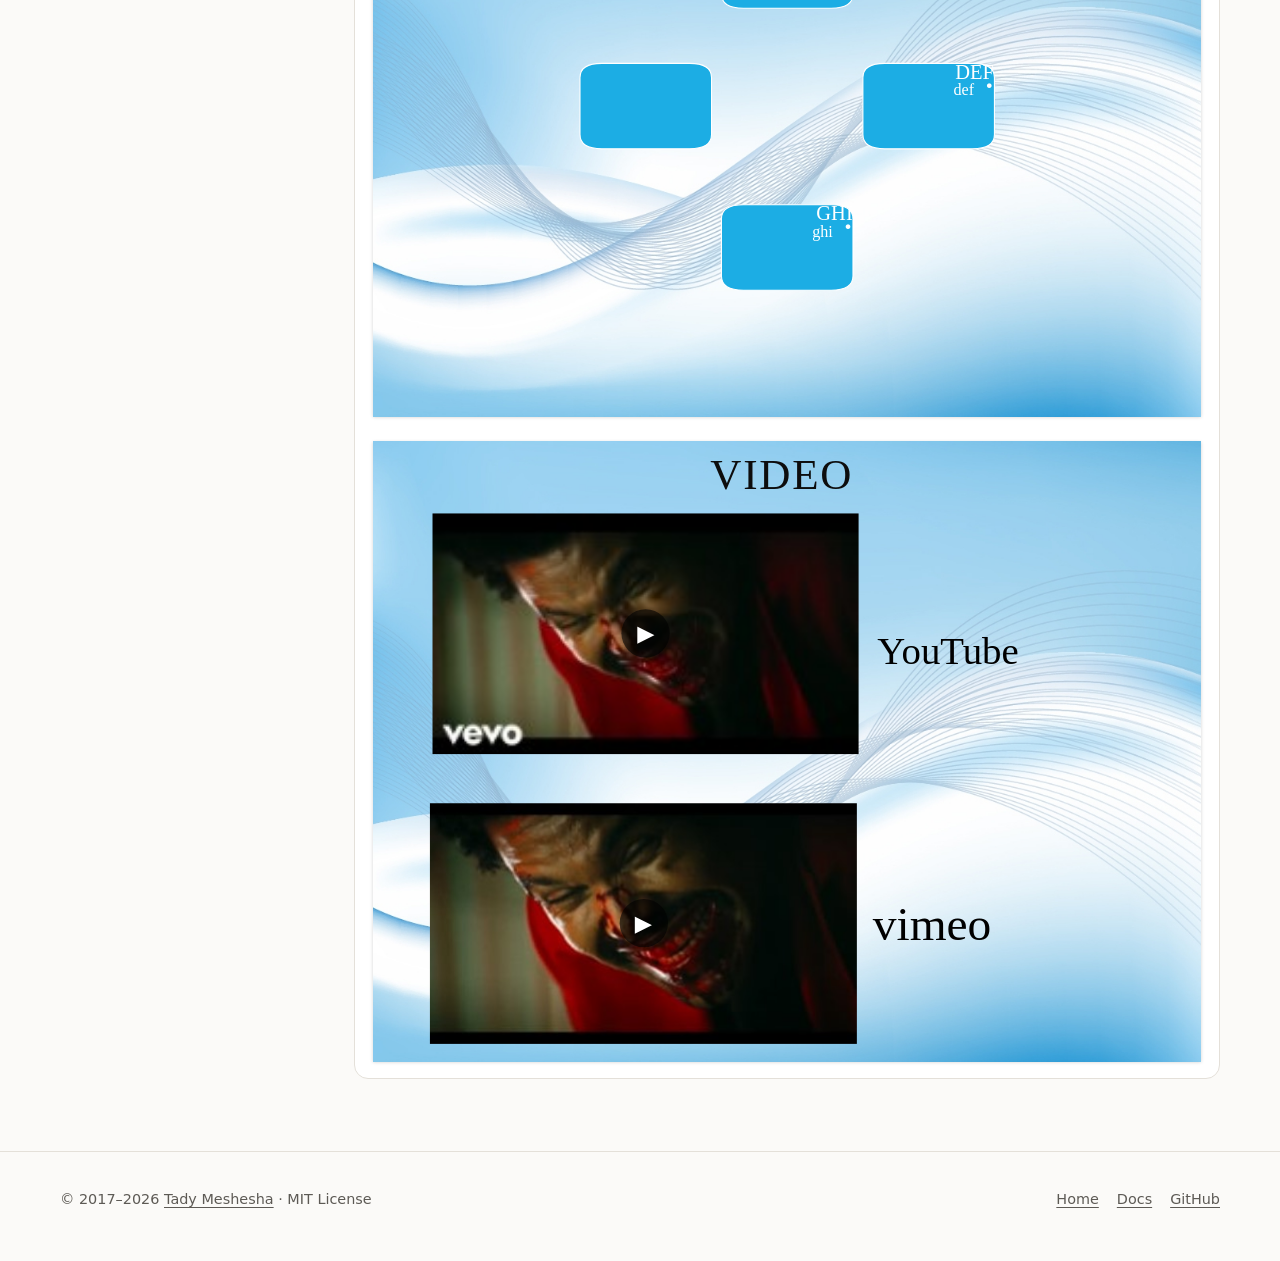
<file: pages/demos.html>
<!doctype html>
<html lang="en">
<head>
  <meta charset="utf-8">
  <meta name="viewport" content="width=device-width, initial-scale=1">
  <title>Demos · PPTXjs</title>
  <meta name="description" content="Live PPTXjs demos: view all slides, slideshow, open your own .pptx, edit it in the browser, export to .pptx and .odp, right-to-left (Hebrew) support.">
  <link rel="canonical" href="https://pptx.js.org/pages/demos.html">
  <meta name="theme-color" content="#c43e1c">
  <link rel="icon" href="../images/logo.svg" type="image/svg+xml">
  <script>try{var t=localStorage.getItem("theme");if(t)document.documentElement.setAttribute("data-theme",t)}catch(e){}</script>
  <link rel="stylesheet" href="../lib/pptxjs.css">
  <link rel="stylesheet" href="../assets/site.css">
</head>
<body>
<a class="skip" href="#main">Skip to content</a>

<header class="site-header">
  <div class="container">
    <a class="brand" href="../"><img class="logo" src="../images/logo.svg" alt=""> PPTXjs <span class="ver">v2</span></a>
    <nav class="nav" id="nav" aria-label="Main">
      <a href="../">Home</a>
      <a href="demos.html" aria-current="page">Demos</a>
      <a href="docs.html">Docs</a>
      <a href="https://github.com/meshesha/PPTXjs">GitHub</a>
    </nav>
    <div class="header-actions">
      <button class="icon-btn" type="button" data-theme-toggle aria-label="Toggle dark theme">
        <svg viewBox="0 0 24 24" fill="none" stroke="currentColor" stroke-width="2" stroke-linecap="round" aria-hidden="true"><path d="M21 12.8A9 9 0 1 1 11.2 3a7 7 0 0 0 9.8 9.8z"/></svg>
      </button>
      <button class="icon-btn menu-btn" type="button" data-menu-toggle aria-controls="nav" aria-expanded="false" aria-label="Menu">
        <svg viewBox="0 0 24 24" fill="none" stroke="currentColor" stroke-width="2" stroke-linecap="round" aria-hidden="true"><path d="M4 7h16M4 12h16M4 17h16"/></svg>
      </button>
    </div>
  </div>
</header>

<main id="main" class="container" style="padding: 36px 0 72px">
  <h1 style="font-size: clamp(1.9rem, 4vw, 2.6rem)">Live demos</h1>
  <p class="muted" style="max-width: 70ch">Everything runs in your browser; files you open never leave your computer.
    Pick a demo, then open your own <code>.pptx</code> with the button below or by dropping it anywhere on the page.</p>

  <div class="toolbar-row">
    <label class="btn primary small" for="file-input">Open .pptx…</label>
    <input id="file-input" type="file" accept=".pptx,application/vnd.openxmlformats-officedocument.presentationml.presentation" hidden>
    <select id="sample" class="btn small" aria-label="Sample presentation">
      <option value="Sample_demo1.pptx">Sample: PPTXjs demo deck</option>
      <option value="../samples/hebrew-rtl.pptx">Sample: Hebrew / RTL</option>
    </select>
    <span id="current-file" class="muted" aria-live="polite"></span>
  </div>

  <div class="tabs" role="tablist" aria-label="Demos">
    <button role="tab" id="t-viewer" aria-controls="p-viewer" aria-selected="true">All slides</button>
    <button role="tab" id="t-slideshow" aria-controls="p-viewer" aria-selected="false" tabindex="-1">Slideshow</button>
    <button role="tab" id="t-editor" aria-controls="p-editor" aria-selected="false" tabindex="-1">Editor</button>
    <button role="tab" id="t-convert" aria-controls="p-convert" aria-selected="false" tabindex="-1">Convert &amp; export</button>
    <button role="tab" id="t-code" aria-controls="p-code" aria-selected="false" tabindex="-1">Code</button>
  </div>

  <!-- viewer + slideshow share one panel -->
  <section role="tabpanel" id="p-viewer" aria-labelledby="t-viewer">
    <div class="demo-layout">
      <aside class="panel" aria-label="Viewer options">
        <h3>Options</h3>
        <label class="field">Scale
          <select id="o-scale"><option value="fit">Fit width</option><option value="contain">Fit screen</option><option value="0.5">50%</option><option value="1">100%</option></select>
        </label>
        <label class="field">Transition
          <select id="o-transition"><option>fade</option><option>slide</option><option>zoom</option><option>random</option><option>none</option></select>
        </label>
        <label class="field">Autoplay (seconds, 0 = off)
          <input id="o-autoplay" type="number" min="0" max="60" value="0">
        </label>
        <label class="field check"><input id="o-loop" type="checkbox"> Loop</label>
        <label class="field">Text direction
          <select id="o-textdir"><option value="file">From file (like PowerPoint)</option><option value="auto">Auto-detect Hebrew / Arabic</option><option value="rtl">Right to left</option></select>
        </label>
        <label class="field">Interface direction
          <select id="o-dir"><option value="auto">Auto (page)</option><option value="ltr">Left to right</option><option value="rtl">Right to left</option></select>
        </label>
        <label class="field">Theme
          <select id="o-theme"><option value="true">Full theme</option><option value="colorsAndImageOnly">Colours &amp; images only</option><option value="false">None</option></select>
        </label>
        <label class="field check"><input id="o-hidden" type="checkbox"> Skip hidden slides</label>
        <div class="toolbar-row" style="margin: 6px 0 0">
          <button class="btn small" id="b-prev" type="button" aria-label="Previous slide">‹</button>
          <button class="btn small" id="b-next" type="button" aria-label="Next slide">›</button>
          <button class="btn small" id="b-fs" type="button">Fullscreen</button>
        </div>
        <p class="muted" style="font-size:.82rem;margin-top:12px">Keys: <kbd>←</kbd> <kbd>→</kbd> <kbd>Space</kbd> <kbd>Home</kbd> <kbd>End</kbd>, <kbd>F</kbd> fullscreen, <kbd>P</kbd> play (click the slides first).</p>
        <h3 style="margin-top:18px">Events</h3>
        <ol class="log" id="log" aria-live="polite"></ol>
      </aside>
      <div class="stage"><div id="viewer"></div></div>
    </div>
  </section>

  <section role="tabpanel" id="p-editor" aria-labelledby="t-editor" hidden>
    <p class="muted">Click a shape to select it, drag to move, use the handles to resize, and double-click to edit text.
      <kbd>Del</kbd> deletes, the arrow keys nudge, <kbd>Ctrl</kbd>+<kbd>Z</kbd> / <kbd>Ctrl</kbd>+<kbd>Y</kbd> undo and redo. Download the result as .pptx or .odp from the toolbar.</p>
    <div class="editor-host" id="editor"></div>
  </section>

  <section role="tabpanel" id="p-convert" aria-labelledby="t-convert" hidden>
    <div class="demo-layout" style="grid-template-columns: minmax(0,1fr) minmax(0,1fr)">
      <div class="panel">
        <h3>Convert</h3>
        <p>The renderer needs no DOM, so the same code converts presentations in Web Workers and Node.js.</p>
        <div class="toolbar-row">
          <button class="btn primary small" id="c-html" type="button">Download as HTML</button>
          <button class="btn small" id="c-odp" type="button">Convert to .odp</button>
          <button class="btn small" id="c-pptx" type="button">Re-save as .pptx</button>
        </div>
        <p id="c-stats" class="muted" aria-live="polite"></p>
        <pre><code>import { renderToHtml, exportOdp, loadPptx } from "@meshesha/pptxjs";

const { slides, css } = await renderToHtml(file);
const odp = exportOdp(await loadPptx(file));   // Blob</code></pre>
      </div>
      <div class="panel">
        <h3>Slides &amp; speaker notes</h3>
        <ol class="notes-list" id="c-notes"><li class="muted">Click “Download as HTML” to analyse the presentation.</li></ol>
      </div>
    </div>
  </section>

  <section role="tabpanel" id="p-code" aria-labelledby="t-code" hidden>
    <div class="demo-layout" style="grid-template-columns: minmax(0,1fr) minmax(0,1fr)">
      <div>
        <h3>All slides</h3>
<pre><code>&lt;script src="pptxjs.umd.js"&gt;&lt;/script&gt;
&lt;div id="slides"&gt;&lt;/div&gt;
&lt;script&gt;
  const viewer = new PPTXjs.PptxViewer("#slides");
  viewer.load("Sample_demo1.pptx");
&lt;/script&gt;</code></pre>
        <h3>Slideshow</h3>
<pre><code>new PPTXjs.PptxViewer("#slides", {
  mode: "slideshow",
  slideshow: { autoplay: 5, loop: true, transition: "fade" }
}).load("Sample_demo1.pptx");</code></pre>
      </div>
      <div>
        <h3>Open a local file</h3>
<pre><code>const viewer = new PPTXjs.PptxViewer("#slides");
input.addEventListener("change", () => viewer.load(input.files[0]));</code></pre>
        <h3>Editor</h3>
<pre><code>const editor = new PPTXjs.PptxEditor("#editor");
await editor.load("Sample_demo1.pptx");
editor.download("pptx");   // or "odp"</code></pre>
        <h3>Hebrew / Arabic without direction info</h3>
<pre><code>new PPTXjs.PptxViewer("#slides", { textDirection: "auto" });</code></pre>
      </div>
    </div>
  </section>
</main>

<div id="drop-overlay" class="dropzone" hidden style="position:fixed;inset:16px;z-index:60;background:var(--accent-tint);font-size:1.3rem">
  <strong>Drop the .pptx file to open it</strong>
</div>

<footer class="site-footer">
  <div class="container">
    <p>© 2017–<span data-year>2026</span> <a href="https://github.com/meshesha/">Tady Meshesha</a> · MIT License</p>
    <nav aria-label="Footer">
      <a href="../">Home</a>
      <a href="docs.html">Docs</a>
      <a href="https://github.com/meshesha/PPTXjs">GitHub</a>
    </nav>
  </div>
</footer>

<script src="../lib/pptxjs.umd.js"></script>
<script src="../assets/site.js"></script>
<script src="../assets/demos.js"></script>
</body>
</html>
</file>
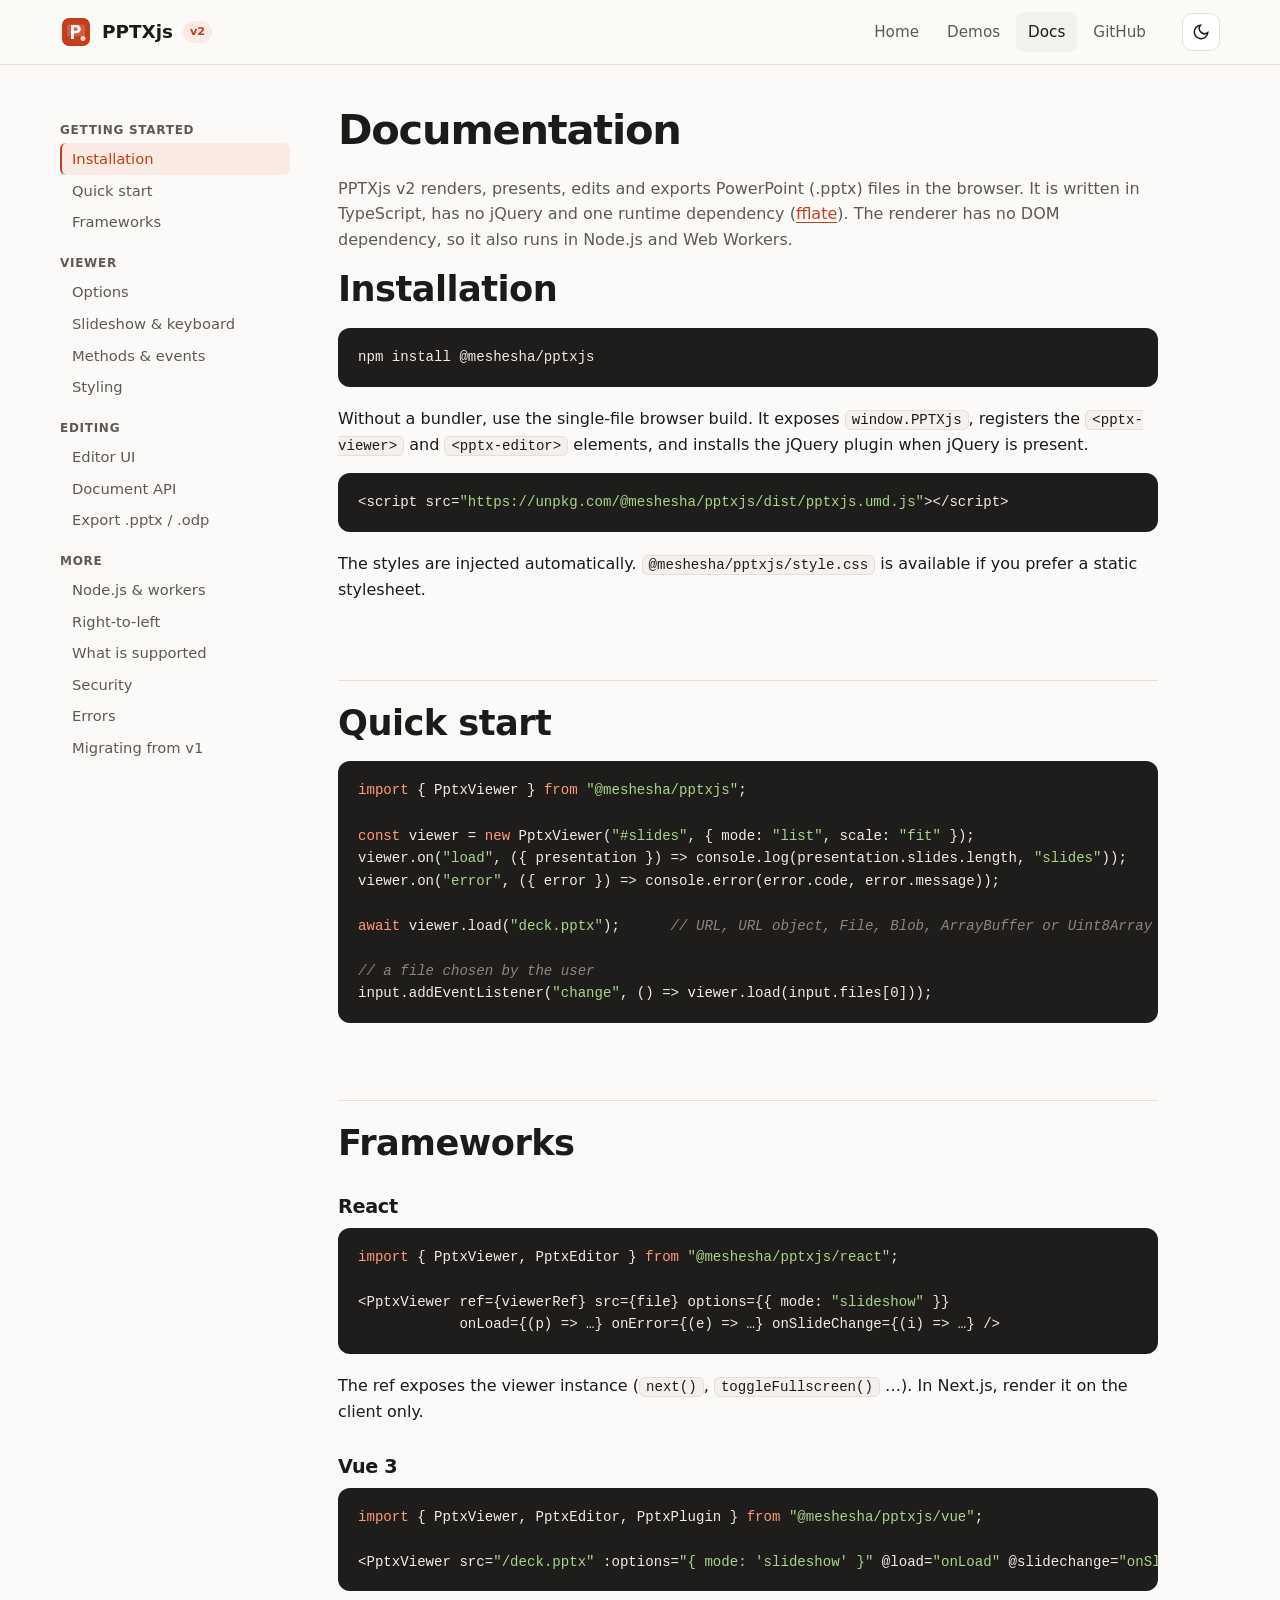
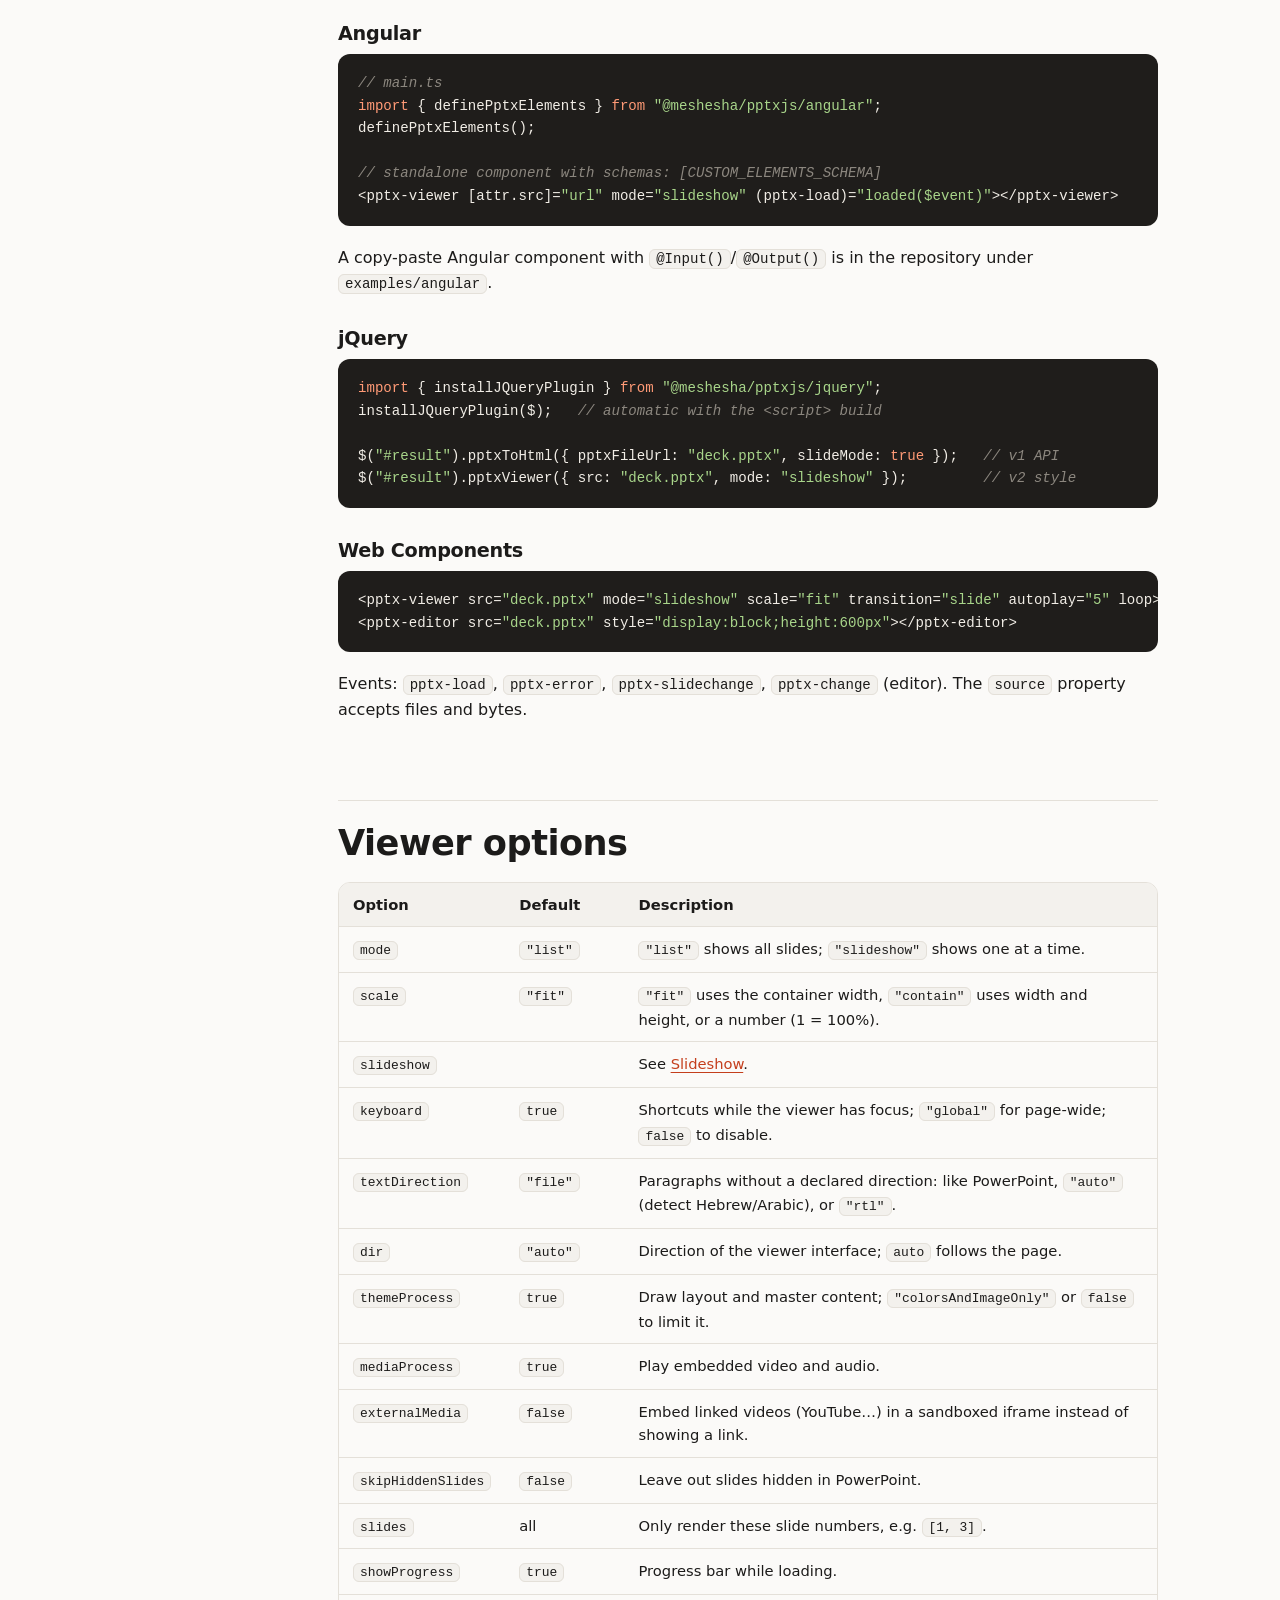
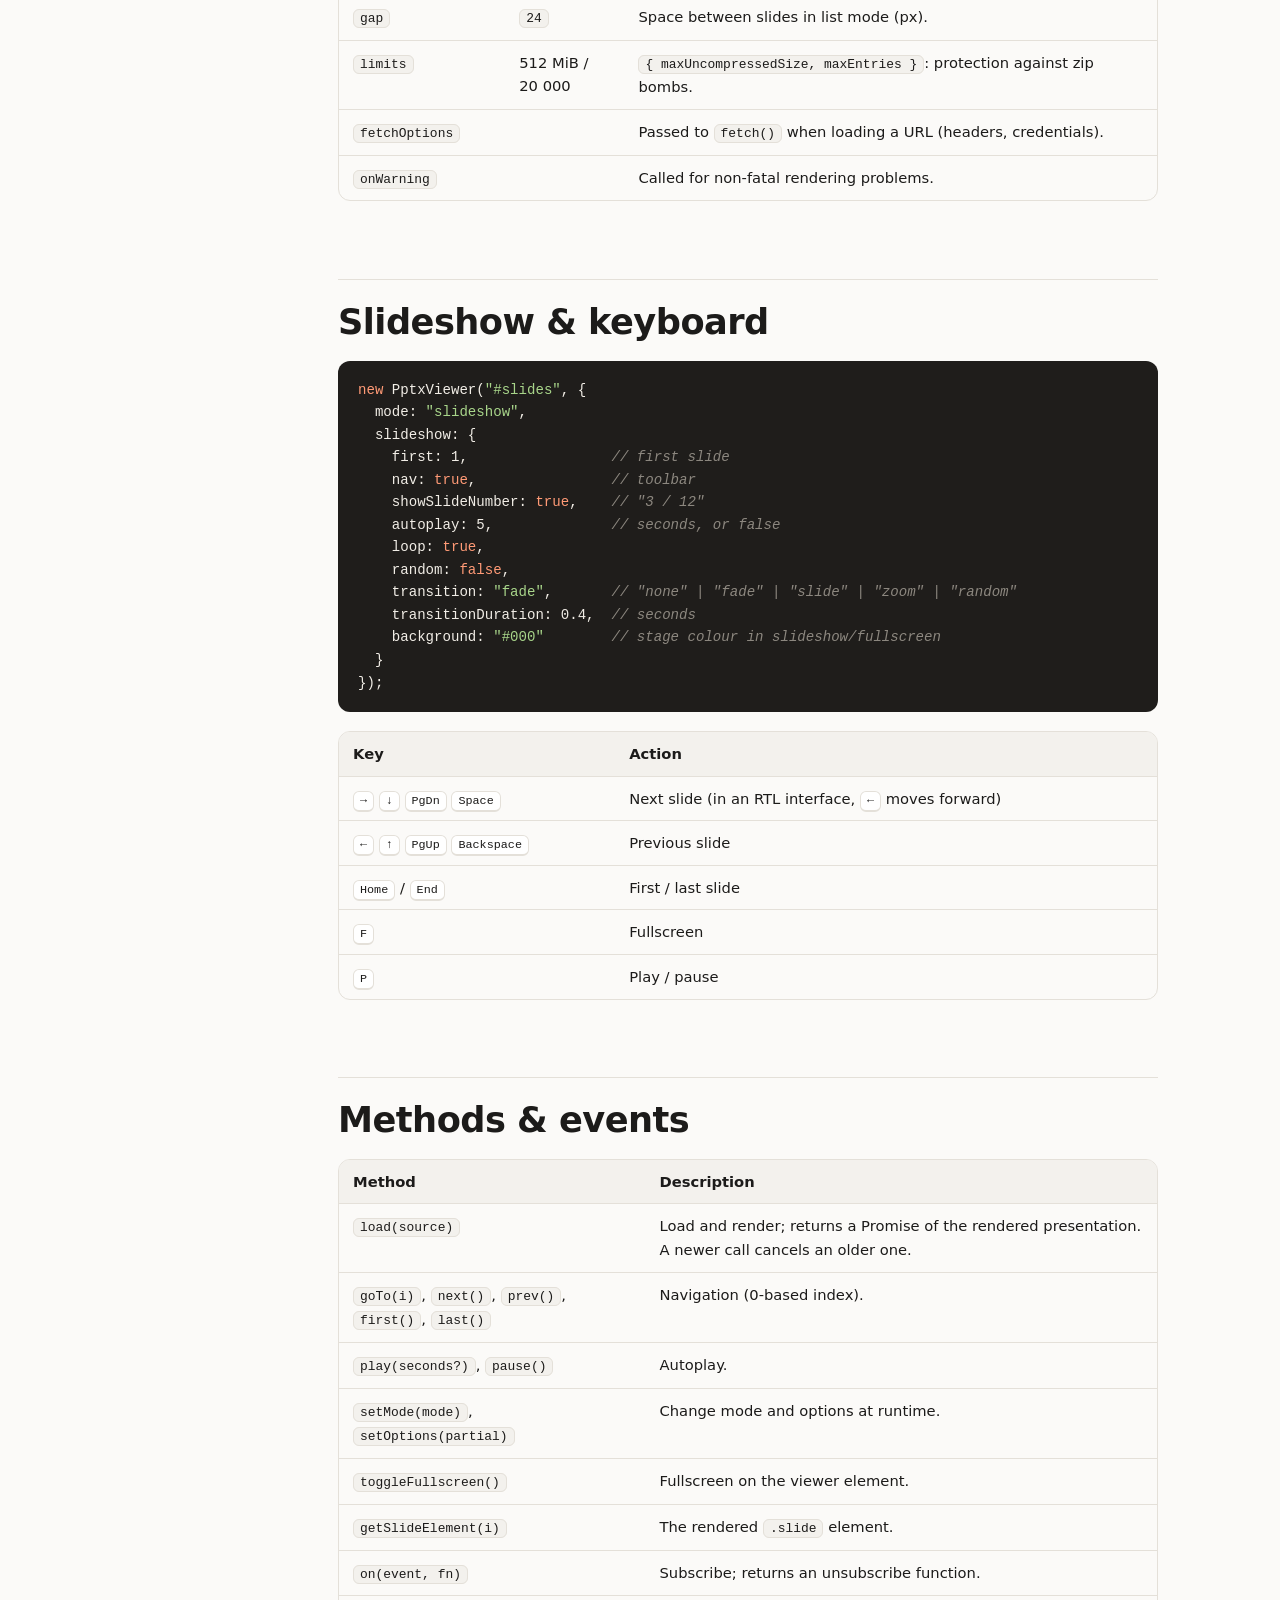
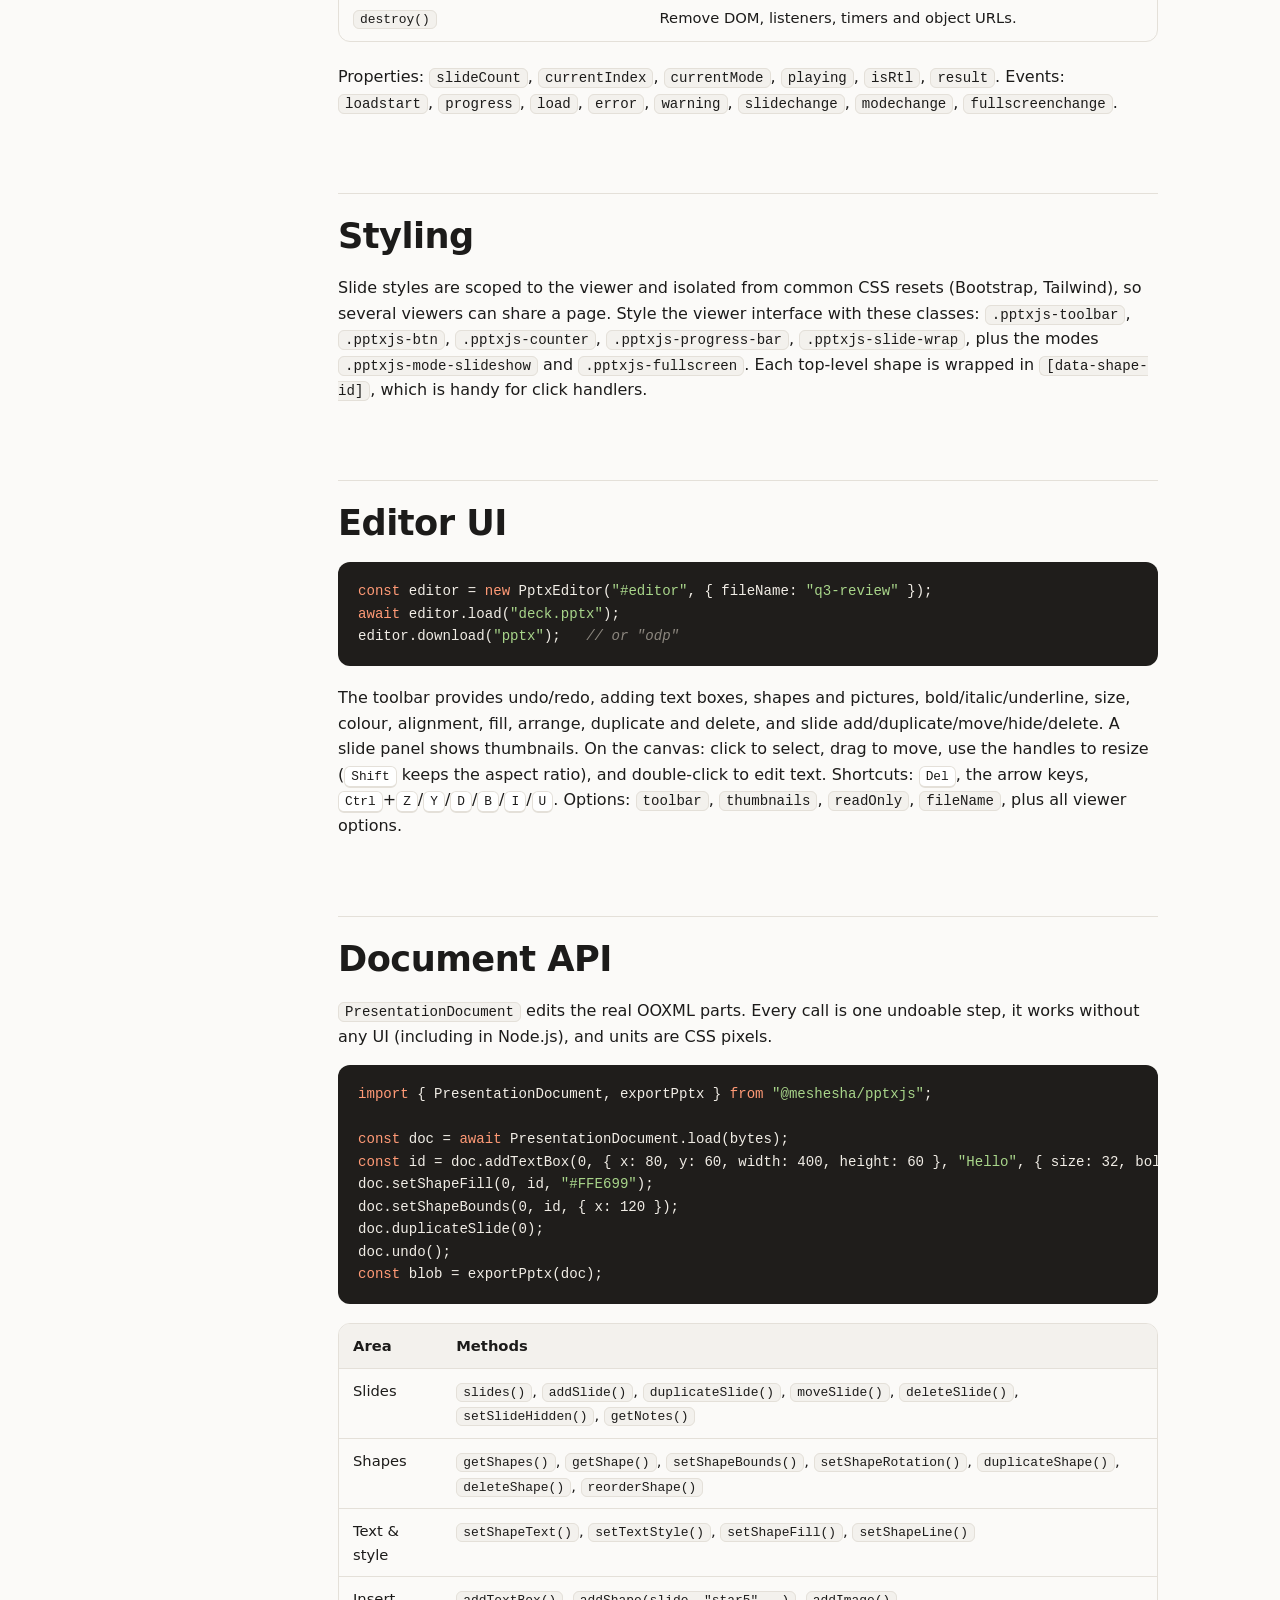
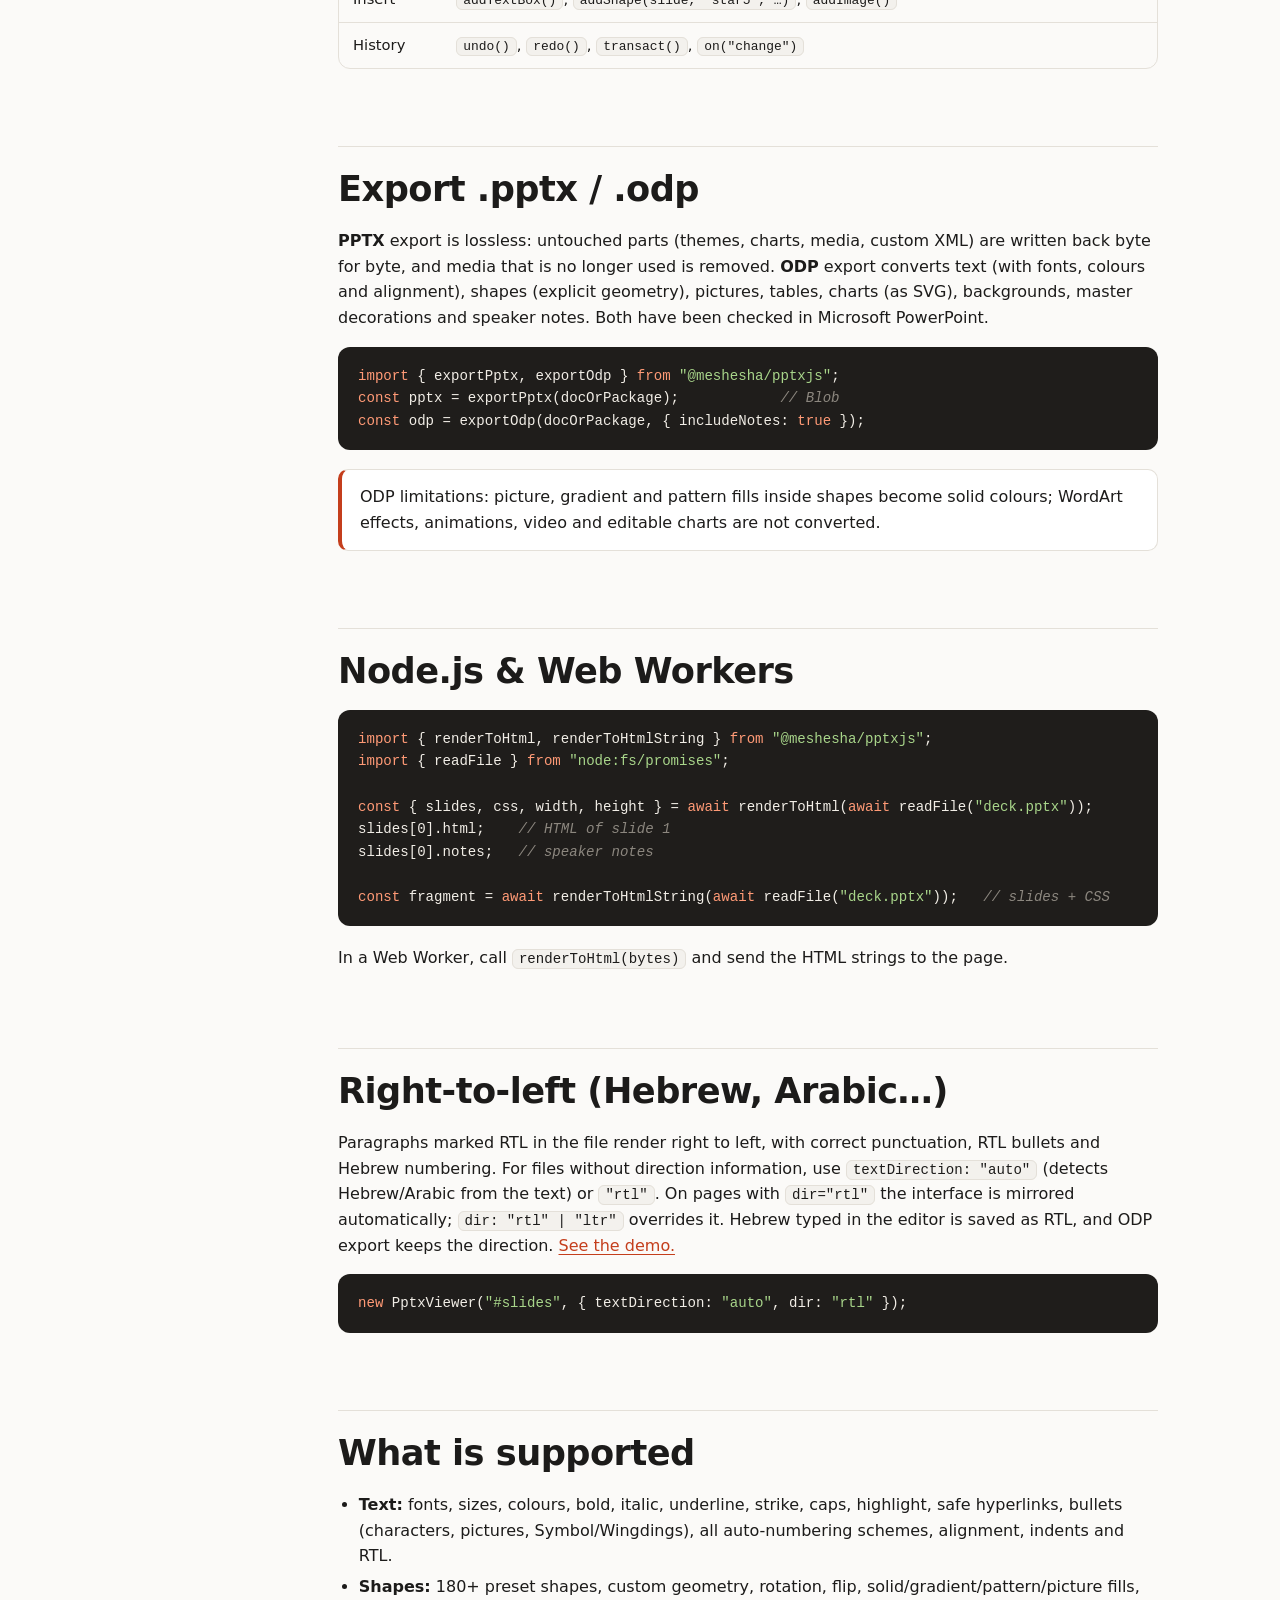
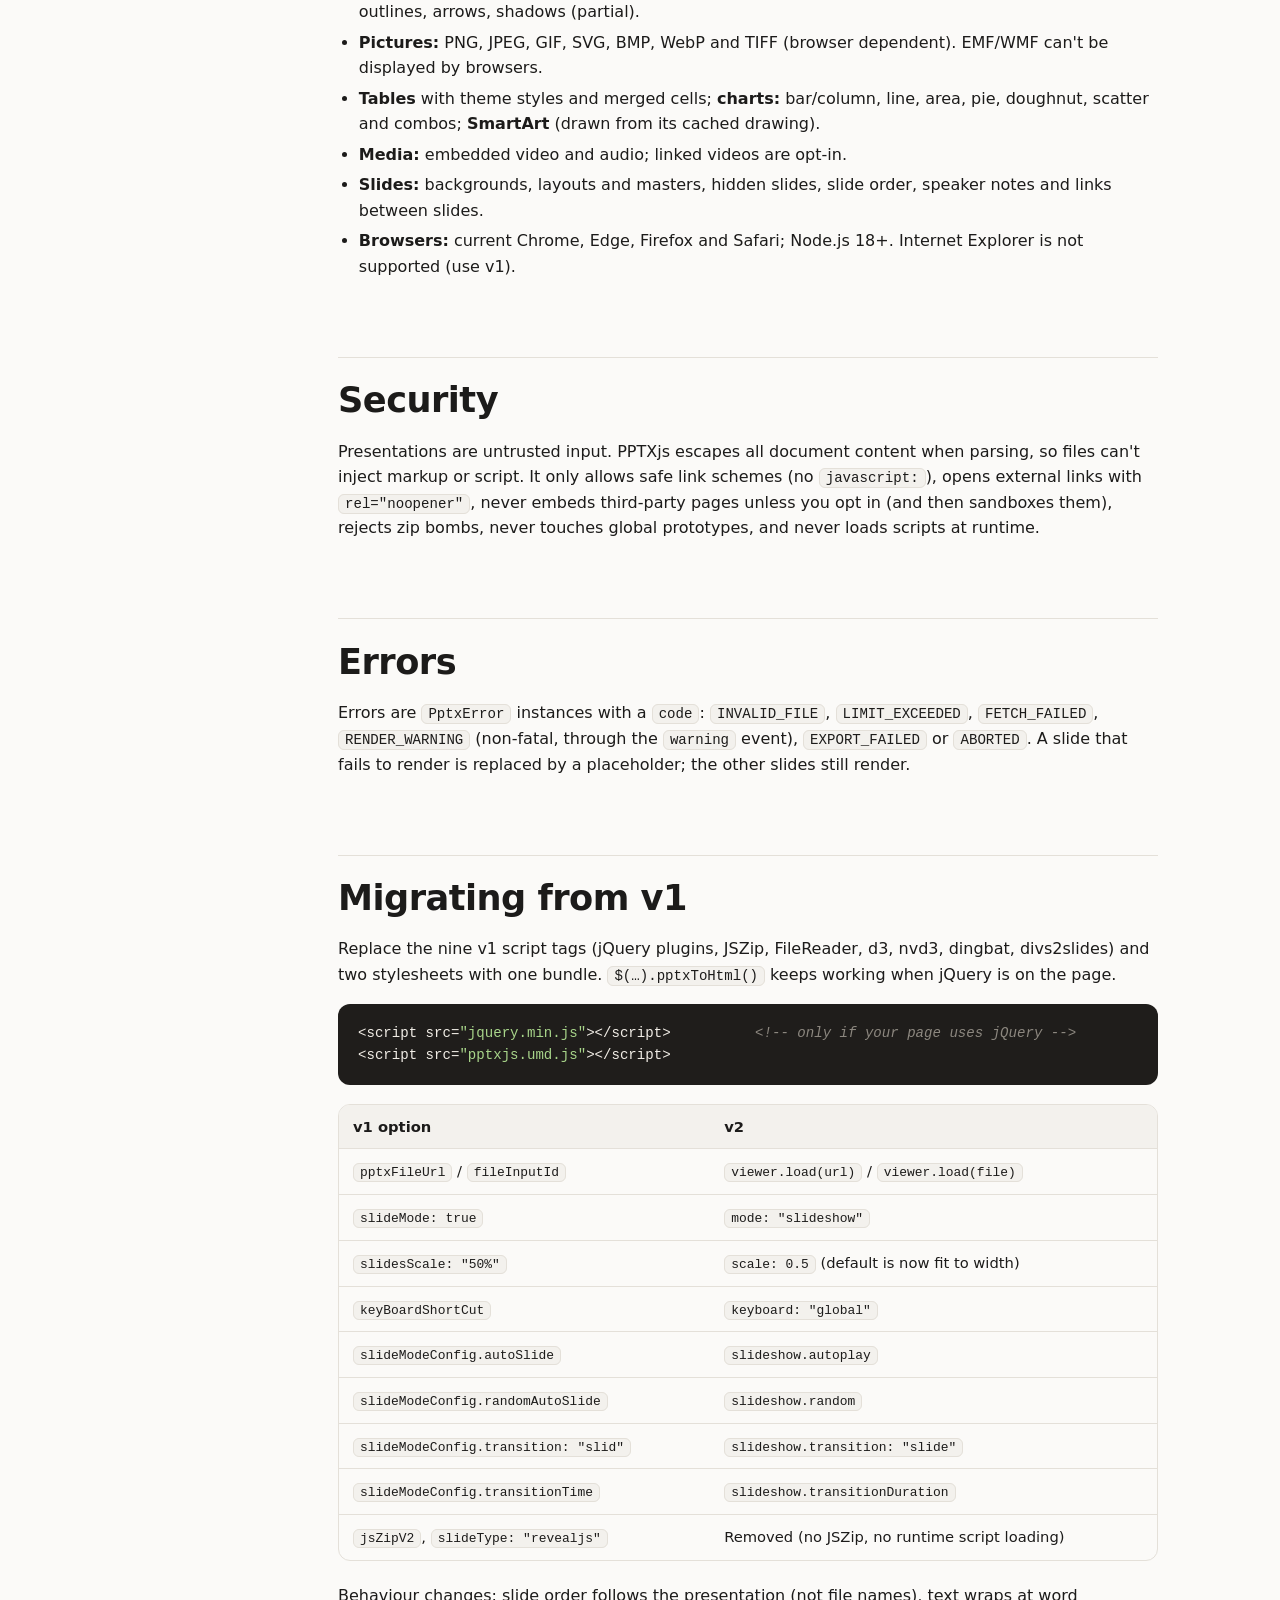
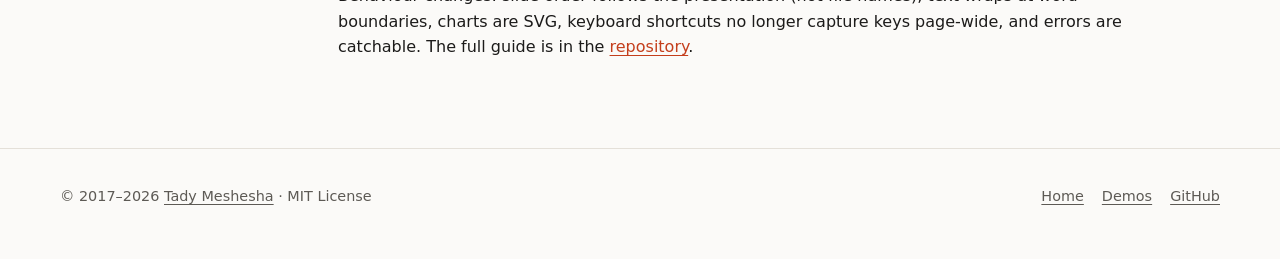
<file: pages/docs.html>
<!doctype html>
<html lang="en">
<head>
  <meta charset="utf-8">
  <meta name="viewport" content="width=device-width, initial-scale=1">
  <title>Documentation · PPTXjs</title>
  <meta name="description" content="PPTXjs v2 documentation: installation, viewer options, slideshow, editor, PresentationDocument API, PPTX/ODP export, Node.js, right-to-left, security and migration from v1.">
  <link rel="canonical" href="https://pptx.js.org/pages/docs.html">
  <meta name="theme-color" content="#c43e1c">
  <link rel="icon" href="../images/logo.svg" type="image/svg+xml">
  <script>try{var t=localStorage.getItem("theme");if(t)document.documentElement.setAttribute("data-theme",t)}catch(e){}</script>
  <link rel="stylesheet" href="../assets/site.css">
</head>
<body>
<a class="skip" href="#main">Skip to content</a>

<header class="site-header">
  <div class="container">
    <a class="brand" href="../"><img class="logo" src="../images/logo.svg" alt=""> PPTXjs <span class="ver">v2</span></a>
    <nav class="nav" id="nav" aria-label="Main">
      <a href="../">Home</a>
      <a href="demos.html">Demos</a>
      <a href="docs.html" aria-current="page">Docs</a>
      <a href="https://github.com/meshesha/PPTXjs">GitHub</a>
    </nav>
    <div class="header-actions">
      <button class="icon-btn" type="button" data-theme-toggle aria-label="Toggle dark theme">
        <svg viewBox="0 0 24 24" fill="none" stroke="currentColor" stroke-width="2" stroke-linecap="round" aria-hidden="true"><path d="M21 12.8A9 9 0 1 1 11.2 3a7 7 0 0 0 9.8 9.8z"/></svg>
      </button>
      <button class="icon-btn menu-btn" type="button" data-menu-toggle aria-controls="nav" aria-expanded="false" aria-label="Menu">
        <svg viewBox="0 0 24 24" fill="none" stroke="currentColor" stroke-width="2" stroke-linecap="round" aria-hidden="true"><path d="M4 7h16M4 12h16M4 17h16"/></svg>
      </button>
    </div>
  </div>
</header>

<div class="container docs">
  <nav class="toc" aria-label="On this page">
    <h4>Getting started</h4>
    <a href="#install">Installation</a>
    <a href="#quick-start">Quick start</a>
    <a href="#frameworks">Frameworks</a>
    <h4>Viewer</h4>
    <a href="#options">Options</a>
    <a href="#slideshow">Slideshow &amp; keyboard</a>
    <a href="#methods">Methods &amp; events</a>
    <a href="#styling">Styling</a>
    <h4>Editing</h4>
    <a href="#editor">Editor UI</a>
    <a href="#document">Document API</a>
    <a href="#export">Export .pptx / .odp</a>
    <h4>More</h4>
    <a href="#node">Node.js &amp; workers</a>
    <a href="#rtl">Right-to-left</a>
    <a href="#support">What is supported</a>
    <a href="#security">Security</a>
    <a href="#errors">Errors</a>
    <a href="#migration">Migrating from v1</a>
  </nav>

  <main id="main" class="prose">
    <h1 style="font-size: clamp(1.9rem, 4vw, 2.6rem)">Documentation</h1>
    <p class="muted">PPTXjs v2 renders, presents, edits and exports PowerPoint (.pptx) files in the browser. It is written in TypeScript, has
      no jQuery and one runtime dependency (<a href="https://github.com/101arrowz/fflate">fflate</a>). The renderer has no DOM dependency, so it also runs in Node.js and Web Workers.</p>

    <h2 id="install">Installation</h2>
<pre><code>npm install @meshesha/pptxjs</code></pre>
    <p>Without a bundler, use the single-file browser build. It exposes <code>window.PPTXjs</code>, registers the
      <code>&lt;pptx-viewer&gt;</code> and <code>&lt;pptx-editor&gt;</code> elements, and installs the jQuery plugin when jQuery is present.</p>
<pre><code>&lt;script src="https://unpkg.com/@meshesha/pptxjs/dist/pptxjs.umd.js"&gt;&lt;/script&gt;</code></pre>
    <p>The styles are injected automatically. <code>@meshesha/pptxjs/style.css</code> is available if you prefer a static stylesheet.</p>

    <h2 id="quick-start">Quick start</h2>
<pre><code>import { PptxViewer } from "@meshesha/pptxjs";

const viewer = new PptxViewer("#slides", { mode: "list", scale: "fit" });
viewer.on("load", ({ presentation }) => console.log(presentation.slides.length, "slides"));
viewer.on("error", ({ error }) => console.error(error.code, error.message));

await viewer.load("deck.pptx");      // URL, URL object, File, Blob, ArrayBuffer or Uint8Array

// a file chosen by the user
input.addEventListener("change", () => viewer.load(input.files[0]));</code></pre>

    <h2 id="frameworks">Frameworks</h2>
    <h3>React</h3>
<pre><code>import { PptxViewer, PptxEditor } from "@meshesha/pptxjs/react";

&lt;PptxViewer ref={viewerRef} src={file} options={{ mode: "slideshow" }}
            onLoad={(p) => …} onError={(e) => …} onSlideChange={(i) => …} /&gt;</code></pre>
    <p>The ref exposes the viewer instance (<code>next()</code>, <code>toggleFullscreen()</code> …). In Next.js, render it on the client only.</p>
    <h3>Vue 3</h3>
<pre><code>import { PptxViewer, PptxEditor, PptxPlugin } from "@meshesha/pptxjs/vue";

&lt;PptxViewer src="/deck.pptx" :options="{ mode: 'slideshow' }" @load="onLoad" @slidechange="onSlide" /&gt;</code></pre>
    <h3>Angular</h3>
<pre><code>// main.ts
import { definePptxElements } from "@meshesha/pptxjs/angular";
definePptxElements();

// standalone component with schemas: [CUSTOM_ELEMENTS_SCHEMA]
&lt;pptx-viewer [attr.src]="url" mode="slideshow" (pptx-load)="loaded($event)"&gt;&lt;/pptx-viewer&gt;</code></pre>
    <p>A copy-paste Angular component with <code>@Input()</code>/<code>@Output()</code> is in the repository under <code>examples/angular</code>.</p>
    <h3>jQuery</h3>
<pre><code>import { installJQueryPlugin } from "@meshesha/pptxjs/jquery";
installJQueryPlugin($);   // automatic with the &lt;script&gt; build

$("#result").pptxToHtml({ pptxFileUrl: "deck.pptx", slideMode: true });   // v1 API
$("#result").pptxViewer({ src: "deck.pptx", mode: "slideshow" });         // v2 style</code></pre>
    <h3>Web Components</h3>
<pre><code>&lt;pptx-viewer src="deck.pptx" mode="slideshow" scale="fit" transition="slide" autoplay="5" loop&gt;&lt;/pptx-viewer&gt;
&lt;pptx-editor src="deck.pptx" style="display:block;height:600px"&gt;&lt;/pptx-editor&gt;</code></pre>
    <p>Events: <code>pptx-load</code>, <code>pptx-error</code>, <code>pptx-slidechange</code>, <code>pptx-change</code> (editor). The <code>source</code> property accepts files and bytes.</p>

    <h2 id="options">Viewer options</h2>
    <div class="table-wrap"><table>
      <thead><tr><th>Option</th><th>Default</th><th>Description</th></tr></thead>
      <tbody>
        <tr><td><code>mode</code></td><td><code>"list"</code></td><td><code>"list"</code> shows all slides; <code>"slideshow"</code> shows one at a time.</td></tr>
        <tr><td><code>scale</code></td><td><code>"fit"</code></td><td><code>"fit"</code> uses the container width, <code>"contain"</code> uses width and height, or a number (1 = 100%).</td></tr>
        <tr><td><code>slideshow</code></td><td></td><td>See <a href="#slideshow">Slideshow</a>.</td></tr>
        <tr><td><code>keyboard</code></td><td><code>true</code></td><td>Shortcuts while the viewer has focus; <code>"global"</code> for page-wide; <code>false</code> to disable.</td></tr>
        <tr><td><code>textDirection</code></td><td><code>"file"</code></td><td>Paragraphs without a declared direction: like PowerPoint, <code>"auto"</code> (detect Hebrew/Arabic), or <code>"rtl"</code>.</td></tr>
        <tr><td><code>dir</code></td><td><code>"auto"</code></td><td>Direction of the viewer interface; <code>auto</code> follows the page.</td></tr>
        <tr><td><code>themeProcess</code></td><td><code>true</code></td><td>Draw layout and master content; <code>"colorsAndImageOnly"</code> or <code>false</code> to limit it.</td></tr>
        <tr><td><code>mediaProcess</code></td><td><code>true</code></td><td>Play embedded video and audio.</td></tr>
        <tr><td><code>externalMedia</code></td><td><code>false</code></td><td>Embed linked videos (YouTube…) in a sandboxed iframe instead of showing a link.</td></tr>
        <tr><td><code>skipHiddenSlides</code></td><td><code>false</code></td><td>Leave out slides hidden in PowerPoint.</td></tr>
        <tr><td><code>slides</code></td><td>all</td><td>Only render these slide numbers, e.g. <code>[1, 3]</code>.</td></tr>
        <tr><td><code>showProgress</code></td><td><code>true</code></td><td>Progress bar while loading.</td></tr>
        <tr><td><code>gap</code></td><td><code>24</code></td><td>Space between slides in list mode (px).</td></tr>
        <tr><td><code>limits</code></td><td>512 MiB / 20 000</td><td><code>{ maxUncompressedSize, maxEntries }</code>: protection against zip bombs.</td></tr>
        <tr><td><code>fetchOptions</code></td><td></td><td>Passed to <code>fetch()</code> when loading a URL (headers, credentials).</td></tr>
        <tr><td><code>onWarning</code></td><td></td><td>Called for non-fatal rendering problems.</td></tr>
      </tbody>
    </table></div>

    <h2 id="slideshow">Slideshow &amp; keyboard</h2>
<pre><code>new PptxViewer("#slides", {
  mode: "slideshow",
  slideshow: {
    first: 1,                 // first slide
    nav: true,                // toolbar
    showSlideNumber: true,    // "3 / 12"
    autoplay: 5,              // seconds, or false
    loop: true,
    random: false,
    transition: "fade",       // "none" | "fade" | "slide" | "zoom" | "random"
    transitionDuration: 0.4,  // seconds
    background: "#000"        // stage colour in slideshow/fullscreen
  }
});</code></pre>
    <div class="table-wrap"><table>
      <thead><tr><th>Key</th><th>Action</th></tr></thead>
      <tbody>
        <tr><td><kbd>→</kbd> <kbd>↓</kbd> <kbd>PgDn</kbd> <kbd>Space</kbd></td><td>Next slide (in an RTL interface, <kbd>←</kbd> moves forward)</td></tr>
        <tr><td><kbd>←</kbd> <kbd>↑</kbd> <kbd>PgUp</kbd> <kbd>Backspace</kbd></td><td>Previous slide</td></tr>
        <tr><td><kbd>Home</kbd> / <kbd>End</kbd></td><td>First / last slide</td></tr>
        <tr><td><kbd>F</kbd></td><td>Fullscreen</td></tr>
        <tr><td><kbd>P</kbd></td><td>Play / pause</td></tr>
      </tbody>
    </table></div>

    <h2 id="methods">Methods &amp; events</h2>
    <div class="table-wrap"><table>
      <thead><tr><th>Method</th><th>Description</th></tr></thead>
      <tbody>
        <tr><td><code>load(source)</code></td><td>Load and render; returns a Promise of the rendered presentation. A newer call cancels an older one.</td></tr>
        <tr><td><code>goTo(i)</code>, <code>next()</code>, <code>prev()</code>, <code>first()</code>, <code>last()</code></td><td>Navigation (0-based index).</td></tr>
        <tr><td><code>play(seconds?)</code>, <code>pause()</code></td><td>Autoplay.</td></tr>
        <tr><td><code>setMode(mode)</code>, <code>setOptions(partial)</code></td><td>Change mode and options at runtime.</td></tr>
        <tr><td><code>toggleFullscreen()</code></td><td>Fullscreen on the viewer element.</td></tr>
        <tr><td><code>getSlideElement(i)</code></td><td>The rendered <code>.slide</code> element.</td></tr>
        <tr><td><code>on(event, fn)</code></td><td>Subscribe; returns an unsubscribe function.</td></tr>
        <tr><td><code>destroy()</code></td><td>Remove DOM, listeners, timers and object URLs.</td></tr>
      </tbody>
    </table></div>
    <p>Properties: <code>slideCount</code>, <code>currentIndex</code>, <code>currentMode</code>, <code>playing</code>, <code>isRtl</code>, <code>result</code>.
      Events: <code>loadstart</code>, <code>progress</code>, <code>load</code>, <code>error</code>, <code>warning</code>, <code>slidechange</code>,
      <code>modechange</code>, <code>fullscreenchange</code>.</p>

    <h2 id="styling">Styling</h2>
    <p>Slide styles are scoped to the viewer and isolated from common CSS resets (Bootstrap, Tailwind), so several viewers can share a page.
      Style the viewer interface with these classes: <code>.pptxjs-toolbar</code>, <code>.pptxjs-btn</code>, <code>.pptxjs-counter</code>,
      <code>.pptxjs-progress-bar</code>, <code>.pptxjs-slide-wrap</code>, plus the modes <code>.pptxjs-mode-slideshow</code> and <code>.pptxjs-fullscreen</code>.
      Each top-level shape is wrapped in <code>[data-shape-id]</code>, which is handy for click handlers.</p>

    <h2 id="editor">Editor UI</h2>
<pre><code>const editor = new PptxEditor("#editor", { fileName: "q3-review" });
await editor.load("deck.pptx");
editor.download("pptx");   // or "odp"</code></pre>
    <p>The toolbar provides undo/redo, adding text boxes, shapes and pictures, bold/italic/underline, size, colour, alignment, fill, arrange, duplicate and delete,
      and slide add/duplicate/move/hide/delete. A slide panel shows thumbnails. On the canvas: click to select, drag to move, use the handles to resize
      (<kbd>Shift</kbd> keeps the aspect ratio), and double-click to edit text. Shortcuts: <kbd>Del</kbd>, the arrow keys, <kbd>Ctrl</kbd>+<kbd>Z</kbd>/<kbd>Y</kbd>/<kbd>D</kbd>/<kbd>B</kbd>/<kbd>I</kbd>/<kbd>U</kbd>.
      Options: <code>toolbar</code>, <code>thumbnails</code>, <code>readOnly</code>, <code>fileName</code>, plus all viewer options.</p>

    <h2 id="document">Document API</h2>
    <p><code>PresentationDocument</code> edits the real OOXML parts. Every call is one undoable step, it works without any UI (including in Node.js),
      and units are CSS pixels.</p>
<pre><code>import { PresentationDocument, exportPptx } from "@meshesha/pptxjs";

const doc = await PresentationDocument.load(bytes);
const id = doc.addTextBox(0, { x: 80, y: 60, width: 400, height: 60 }, "Hello", { size: 32, bold: true });
doc.setShapeFill(0, id, "#FFE699");
doc.setShapeBounds(0, id, { x: 120 });
doc.duplicateSlide(0);
doc.undo();
const blob = exportPptx(doc);</code></pre>
    <div class="table-wrap"><table>
      <thead><tr><th>Area</th><th>Methods</th></tr></thead>
      <tbody>
        <tr><td>Slides</td><td><code>slides()</code>, <code>addSlide()</code>, <code>duplicateSlide()</code>, <code>moveSlide()</code>, <code>deleteSlide()</code>, <code>setSlideHidden()</code>, <code>getNotes()</code></td></tr>
        <tr><td>Shapes</td><td><code>getShapes()</code>, <code>getShape()</code>, <code>setShapeBounds()</code>, <code>setShapeRotation()</code>, <code>duplicateShape()</code>, <code>deleteShape()</code>, <code>reorderShape()</code></td></tr>
        <tr><td>Text &amp; style</td><td><code>setShapeText()</code>, <code>setTextStyle()</code>, <code>setShapeFill()</code>, <code>setShapeLine()</code></td></tr>
        <tr><td>Insert</td><td><code>addTextBox()</code>, <code>addShape(slide, "star5", …)</code>, <code>addImage()</code></td></tr>
        <tr><td>History</td><td><code>undo()</code>, <code>redo()</code>, <code>transact()</code>, <code>on("change")</code></td></tr>
      </tbody>
    </table></div>

    <h2 id="export">Export .pptx / .odp</h2>
    <p><strong>PPTX</strong> export is lossless: untouched parts (themes, charts, media, custom XML) are written back byte for byte, and media that is no longer used is removed.
      <strong>ODP</strong> export converts text (with fonts, colours and alignment), shapes (explicit geometry), pictures, tables, charts (as SVG),
      backgrounds, master decorations and speaker notes. Both have been checked in Microsoft PowerPoint.</p>
<pre><code>import { exportPptx, exportOdp } from "@meshesha/pptxjs";
const pptx = exportPptx(docOrPackage);            // Blob
const odp = exportOdp(docOrPackage, { includeNotes: true });</code></pre>
    <div class="callout"><p>ODP limitations: picture, gradient and pattern fills inside shapes become solid colours; WordArt effects, animations, video and editable charts are not converted.</p></div>

    <h2 id="node">Node.js &amp; Web Workers</h2>
<pre><code>import { renderToHtml, renderToHtmlString } from "@meshesha/pptxjs";
import { readFile } from "node:fs/promises";

const { slides, css, width, height } = await renderToHtml(await readFile("deck.pptx"));
slides[0].html;    // HTML of slide 1
slides[0].notes;   // speaker notes

const fragment = await renderToHtmlString(await readFile("deck.pptx"));   // slides + CSS</code></pre>
    <p>In a Web Worker, call <code>renderToHtml(bytes)</code> and send the HTML strings to the page.</p>

    <h2 id="rtl">Right-to-left (Hebrew, Arabic…)</h2>
    <p>Paragraphs marked RTL in the file render right to left, with correct punctuation, RTL bullets and Hebrew numbering. For files without direction information,
      use <code>textDirection: "auto"</code> (detects Hebrew/Arabic from the text) or <code>"rtl"</code>. On pages with <code>dir="rtl"</code> the interface is mirrored
      automatically; <code>dir: "rtl" | "ltr"</code> overrides it. Hebrew typed in the editor is saved as RTL, and ODP export keeps the direction.
      <a href="demos.html#rtl">See the demo.</a></p>
<pre><code>new PptxViewer("#slides", { textDirection: "auto", dir: "rtl" });</code></pre>

    <h2 id="support">What is supported</h2>
    <ul>
      <li><strong>Text:</strong> fonts, sizes, colours, bold, italic, underline, strike, caps, highlight, safe hyperlinks, bullets (characters, pictures, Symbol/Wingdings), all auto-numbering schemes, alignment, indents and RTL.</li>
      <li><strong>Shapes:</strong> 180+ preset shapes, custom geometry, rotation, flip, solid/gradient/pattern/picture fills, outlines, arrows, shadows (partial).</li>
      <li><strong>Pictures:</strong> PNG, JPEG, GIF, SVG, BMP, WebP and TIFF (browser dependent). EMF/WMF can't be displayed by browsers.</li>
      <li><strong>Tables</strong> with theme styles and merged cells; <strong>charts:</strong> bar/column, line, area, pie, doughnut, scatter and combos; <strong>SmartArt</strong> (drawn from its cached drawing).</li>
      <li><strong>Media:</strong> embedded video and audio; linked videos are opt-in.</li>
      <li><strong>Slides:</strong> backgrounds, layouts and masters, hidden slides, slide order, speaker notes and links between slides.</li>
      <li><strong>Browsers:</strong> current Chrome, Edge, Firefox and Safari; Node.js 18+. Internet Explorer is not supported (use v1).</li>
    </ul>

    <h2 id="security">Security</h2>
    <p>Presentations are untrusted input. PPTXjs escapes all document content when parsing, so files can't inject markup or script. It only allows safe link
      schemes (no <code>javascript:</code>), opens external links with <code>rel="noopener"</code>, never embeds third-party pages unless you opt in (and then sandboxes them),
      rejects zip bombs, never touches global prototypes, and never loads scripts at runtime.</p>

    <h2 id="errors">Errors</h2>
    <p>Errors are <code>PptxError</code> instances with a <code>code</code>: <code>INVALID_FILE</code>, <code>LIMIT_EXCEEDED</code>, <code>FETCH_FAILED</code>,
      <code>RENDER_WARNING</code> (non-fatal, through the <code>warning</code> event), <code>EXPORT_FAILED</code> or <code>ABORTED</code>.
      A slide that fails to render is replaced by a placeholder; the other slides still render.</p>

    <h2 id="migration">Migrating from v1</h2>
    <p>Replace the nine v1 script tags (jQuery plugins, JSZip, FileReader, d3, nvd3, dingbat, divs2slides) and two stylesheets with one bundle.
      <code>$(…).pptxToHtml()</code> keeps working when jQuery is on the page.</p>
<pre><code>&lt;script src="jquery.min.js"&gt;&lt;/script&gt;          &lt;!-- only if your page uses jQuery --&gt;
&lt;script src="pptxjs.umd.js"&gt;&lt;/script&gt;</code></pre>
    <div class="table-wrap"><table>
      <thead><tr><th>v1 option</th><th>v2</th></tr></thead>
      <tbody>
        <tr><td><code>pptxFileUrl</code> / <code>fileInputId</code></td><td><code>viewer.load(url)</code> / <code>viewer.load(file)</code></td></tr>
        <tr><td><code>slideMode: true</code></td><td><code>mode: "slideshow"</code></td></tr>
        <tr><td><code>slidesScale: "50%"</code></td><td><code>scale: 0.5</code> (default is now fit to width)</td></tr>
        <tr><td><code>keyBoardShortCut</code></td><td><code>keyboard: "global"</code></td></tr>
        <tr><td><code>slideModeConfig.autoSlide</code></td><td><code>slideshow.autoplay</code></td></tr>
        <tr><td><code>slideModeConfig.randomAutoSlide</code></td><td><code>slideshow.random</code></td></tr>
        <tr><td><code>slideModeConfig.transition: "slid"</code></td><td><code>slideshow.transition: "slide"</code></td></tr>
        <tr><td><code>slideModeConfig.transitionTime</code></td><td><code>slideshow.transitionDuration</code></td></tr>
        <tr><td><code>jsZipV2</code>, <code>slideType: "revealjs"</code></td><td>Removed (no JSZip, no runtime script loading)</td></tr>
      </tbody>
    </table></div>
    <p>Behaviour changes: slide order follows the presentation (not file names), text wraps at word boundaries, charts are SVG, keyboard shortcuts no longer
      capture keys page-wide, and errors are catchable. The full guide is in the
      <a href="https://github.com/meshesha/PPTXjs/blob/master/docs/migration-v1-to-v2.md">repository</a>.</p>
  </main>
</div>

<footer class="site-footer">
  <div class="container">
    <p>© 2017–<span data-year>2026</span> <a href="https://github.com/meshesha/">Tady Meshesha</a> · MIT License</p>
    <nav aria-label="Footer">
      <a href="../">Home</a>
      <a href="demos.html">Demos</a>
      <a href="https://github.com/meshesha/PPTXjs">GitHub</a>
    </nav>
  </div>
</footer>
<script src="../assets/site.js"></script>
</body>
</html>
</file>
<file: assets/site.css>
/* pptx.js.org: site styles (no framework). Light/dark via tokens. */
:root {
  --bg: #fbfaf8;
  --bg-soft: #f3f1ed;
  --surface: #ffffff;
  --text: #1c1b1a;
  --text-soft: #5d5a55;
  --line: #e4e0d9;
  --accent: #c43e1c;
  --accent-strong: #a8330f;
  --accent-ink: #ffffff;
  --accent-tint: #fbe9e3;
  --code-bg: #1f1d1b;
  --code-text: #f1ede6;
  --code-key: #ff9a76;
  --code-str: #a8d58a;
  --code-com: #8c877f;
  --shadow: 0 1px 2px rgba(28, 27, 26, 0.06), 0 8px 24px rgba(28, 27, 26, 0.08);
  --radius: 14px;
  --max: 1160px;
  color-scheme: light;
}
@media (prefers-color-scheme: dark) {
  :root:not([data-theme="light"]) {
    --bg: #141312;
    --bg-soft: #1b1a18;
    --surface: #211f1d;
    --text: #efebe5;
    --text-soft: #aaa49b;
    --line: #34312d;
    --accent: #f06a43;
    --accent-strong: #ff8460;
    --accent-ink: #1a0d08;
    --accent-tint: #3a2119;
    --code-bg: #0e0d0c;
    --shadow: 0 1px 2px rgba(0, 0, 0, 0.4), 0 8px 24px rgba(0, 0, 0, 0.35);
    color-scheme: dark;
  }
}
:root[data-theme="dark"] {
  --bg: #141312;
  --bg-soft: #1b1a18;
  --surface: #211f1d;
  --text: #efebe5;
  --text-soft: #aaa49b;
  --line: #34312d;
  --accent: #f06a43;
  --accent-strong: #ff8460;
  --accent-ink: #1a0d08;
  --accent-tint: #3a2119;
  --code-bg: #0e0d0c;
  --shadow: 0 1px 2px rgba(0, 0, 0, 0.4), 0 8px 24px rgba(0, 0, 0, 0.35);
  color-scheme: dark;
}

*, *::before, *::after { box-sizing: border-box; }
[hidden] { display: none !important; }
html { scroll-behavior: smooth; scroll-padding-top: 84px; }
@media (prefers-reduced-motion: reduce) { html { scroll-behavior: auto; } }
body {
  margin: 0;
  background: var(--bg);
  color: var(--text);
  font: 16px/1.6 system-ui, -apple-system, "Segoe UI", Roboto, "Helvetica Neue", Arial, "Noto Sans Hebrew", sans-serif;
  -webkit-font-smoothing: antialiased;
}
a { color: var(--accent); text-underline-offset: 3px; }
a:hover { color: var(--accent-strong); }
img, svg { max-width: 100%; }
h1, h2, h3, h4 { line-height: 1.2; letter-spacing: -0.015em; margin: 0 0 0.5em; }
h1 { font-size: clamp(2.2rem, 5vw, 3.6rem); letter-spacing: -0.03em; }
h2 { font-size: clamp(1.6rem, 3vw, 2.2rem); }
h3 { font-size: 1.2rem; }
p { margin: 0 0 1em; }
:focus-visible { outline: 2px solid var(--accent); outline-offset: 2px; border-radius: 4px; }
.skip { position: absolute; left: -999px; top: 8px; background: var(--surface); padding: 8px 12px; z-index: 100; }
.skip:focus { left: 8px; }
.container { width: min(100% - 32px, var(--max)); margin-inline: auto; }
.muted { color: var(--text-soft); }

/* ---------------------------------------------------------------- header */
.site-header {
  position: sticky; top: 0; z-index: 50;
  background: color-mix(in srgb, var(--bg) 82%, transparent);
  backdrop-filter: saturate(1.4) blur(12px);
  border-bottom: 1px solid var(--line);
}
.site-header .container { display: flex; align-items: center; gap: 24px; height: 64px; }
.brand { display: flex; align-items: center; gap: 10px; color: var(--text); text-decoration: none; font-weight: 700; font-size: 1.15rem; }
.brand:hover { color: var(--text); }
.brand .logo { width: 32px; height: 32px; flex: none; }
.brand .ver { font-size: 0.7rem; font-weight: 600; padding: 2px 7px; border-radius: 99px; background: var(--accent-tint); color: var(--accent); }
.nav { display: flex; gap: 4px; margin-inline-start: auto; }
.nav a { color: var(--text-soft); text-decoration: none; padding: 8px 12px; border-radius: 8px; font-weight: 500; font-size: 0.95rem; }
.nav a:hover, .nav a[aria-current="page"] { color: var(--text); background: var(--bg-soft); }
.header-actions { display: flex; gap: 6px; align-items: center; }
.icon-btn { display: inline-grid; place-items: center; width: 38px; height: 38px; border: 1px solid var(--line); border-radius: 10px; background: var(--surface); color: var(--text); cursor: pointer; }
.icon-btn:hover { border-color: var(--text-soft); }
.icon-btn svg { width: 18px; height: 18px; }
.menu-btn { display: none; }
@media (max-width: 760px) {
  .menu-btn { display: inline-grid; }
  .nav { display: none; position: absolute; top: 64px; left: 0; right: 0; flex-direction: column; padding: 8px 16px 16px; background: var(--bg); border-bottom: 1px solid var(--line); }
  .nav.open { display: flex; }
  .header-actions { margin-inline-start: auto; }
}

/* ---------------------------------------------------------------- buttons */
.btn { display: inline-flex; align-items: center; gap: 8px; height: 44px; padding: 0 20px; border-radius: 10px; border: 1px solid var(--line); background: var(--surface); color: var(--text); font: inherit; font-weight: 600; text-decoration: none; cursor: pointer; transition: transform 0.15s, border-color 0.15s, background 0.15s; }
.btn:hover { border-color: var(--text-soft); color: var(--text); transform: translateY(-1px); }
.btn.primary { background: var(--accent); border-color: var(--accent); color: var(--accent-ink); }
.btn.primary:hover { background: var(--accent-strong); border-color: var(--accent-strong); color: var(--accent-ink); }
.btn.small { height: 34px; padding: 0 12px; font-size: 0.9rem; border-radius: 8px; }
.btn svg { width: 18px; height: 18px; }
.btn:disabled { opacity: 0.5; cursor: default; transform: none; }

/* ---------------------------------------------------------------- hero */
.hero { position: relative; overflow: hidden; padding: 72px 0 40px; }
.hero::before { content: ""; position: absolute; inset: -40% -20% auto; height: 120%; background: radial-gradient(closest-side, color-mix(in srgb, var(--accent) 18%, transparent), transparent 70%); pointer-events: none; }
.hero .container { position: relative; display: grid; grid-template-columns: minmax(0, 1fr) minmax(0, 1.1fr); gap: 48px; align-items: center; }
.hero .container > * { min-width: 0; }
.eyebrow { display: inline-flex; gap: 8px; align-items: center; padding: 4px 12px; border-radius: 99px; background: var(--accent-tint); color: var(--accent); font-weight: 600; font-size: 0.85rem; margin-bottom: 18px; }
.lead { font-size: 1.2rem; color: var(--text-soft); max-width: 36ch; }
.hero .actions { display: flex; gap: 12px; flex-wrap: wrap; margin: 28px 0 22px; }
.install { display: inline-flex; align-items: center; gap: 10px; padding: 8px 8px 8px 14px; border-radius: 10px; background: var(--code-bg); color: var(--code-text); font: 0.92rem ui-monospace, SFMono-Regular, Menlo, Consolas, monospace; }
.install .copy { border: 0; background: rgba(255, 255, 255, 0.1); color: inherit; border-radius: 6px; height: 28px; padding: 0 10px; cursor: pointer; font: 600 0.78rem system-ui, sans-serif; }
.hero-viewer { background: var(--surface); border: 1px solid var(--line); border-radius: var(--radius); box-shadow: var(--shadow); padding: 14px; min-height: 260px; }
.hero-caption { font-size: 0.85rem; color: var(--text-soft); margin: 10px 4px 0; }
@media (max-width: 900px) { .hero .container { grid-template-columns: 1fr; } .hero { padding-top: 40px; } }

/* ---------------------------------------------------------------- sections */
.section { padding: 64px 0; }
.section.alt { background: var(--bg-soft); border-block: 1px solid var(--line); }
.section-head { max-width: 680px; margin-bottom: 36px; }
.grid { display: grid; gap: 18px; grid-template-columns: repeat(auto-fill, minmax(300px, 1fr)); }
.card { background: var(--surface); border: 1px solid var(--line); border-radius: var(--radius); padding: 22px; }
.card h3 { display: flex; align-items: center; gap: 10px; font-size: 1.05rem; }
.card p { color: var(--text-soft); margin: 0; font-size: 0.95rem; }
.card .ico { display: inline-grid; place-items: center; width: 36px; height: 36px; border-radius: 10px; background: var(--accent-tint); color: var(--accent); flex: none; }
.card .ico svg { width: 20px; height: 20px; }
.stats { display: flex; gap: 32px; flex-wrap: wrap; margin-top: 8px; color: var(--text-soft); font-size: 0.92rem; }
.stats strong { display: block; color: var(--text); font-size: 1.5rem; }

/* ---------------------------------------------------------------- code */
pre, code { font-family: ui-monospace, SFMono-Regular, Menlo, Consolas, "Liberation Mono", monospace; }
:not(pre) > code { font-size: 0.88em; background: var(--bg-soft); border: 1px solid var(--line); padding: 1px 6px; border-radius: 6px; }
.code { position: relative; margin: 0 0 1.2em; }
.code pre { margin: 0; padding: 18px 20px; overflow: auto; background: var(--code-bg); color: var(--code-text); border-radius: 12px; font-size: 0.88rem; line-height: 1.6; tab-size: 2; }
.code .copy { position: absolute; top: 10px; right: 10px; border: 1px solid rgba(255, 255, 255, 0.15); background: rgba(255, 255, 255, 0.08); color: var(--code-text); border-radius: 6px; padding: 3px 10px; font: 600 0.75rem system-ui, sans-serif; cursor: pointer; opacity: 0; transition: opacity 0.15s; }
.code:hover .copy, .code .copy:focus-visible { opacity: 1; }
.tok-k { color: var(--code-key); }
.tok-s { color: var(--code-str); }
.tok-c { color: var(--code-com); font-style: italic; }

/* tabs */
.tabs { display: flex; gap: 4px; flex-wrap: wrap; border-bottom: 1px solid var(--line); margin-bottom: 16px; }
.tabs [role="tab"] { border: 0; background: none; color: var(--text-soft); font: inherit; font-weight: 600; font-size: 0.92rem; padding: 10px 14px; cursor: pointer; border-bottom: 2px solid transparent; margin-bottom: -1px; }
.tabs [role="tab"][aria-selected="true"] { color: var(--text); border-bottom-color: var(--accent); }
[role="tabpanel"][hidden] { display: none; }

/* ---------------------------------------------------------------- footer */
.site-footer { border-top: 1px solid var(--line); padding: 36px 0; color: var(--text-soft); font-size: 0.9rem; }
.site-footer .container { display: flex; flex-wrap: wrap; gap: 16px 32px; justify-content: space-between; }
.site-footer a { color: var(--text-soft); }
.site-footer a:hover { color: var(--text); }
.site-footer nav { display: flex; gap: 18px; flex-wrap: wrap; }

/* ---------------------------------------------------------------- docs */
.docs > * { min-width: 0; }
.docs { display: grid; grid-template-columns: 230px minmax(0, 1fr); gap: 48px; padding: 40px 0 72px; }
.toc { position: sticky; top: 84px; align-self: start; max-height: calc(100vh - 100px); overflow: auto; font-size: 0.92rem; }
.toc h4 { text-transform: uppercase; letter-spacing: 0.06em; font-size: 0.75rem; color: var(--text-soft); margin: 18px 0 6px; }
.toc a { display: block; padding: 4px 10px; border-radius: 6px; color: var(--text-soft); text-decoration: none; border-inline-start: 2px solid transparent; }
.toc a:hover { color: var(--text); background: var(--bg-soft); }
.toc a.active { color: var(--accent); border-inline-start-color: var(--accent); background: var(--accent-tint); }
.prose { max-width: 820px; }
.prose h2 { margin-top: 2.2em; padding-top: 0.6em; border-top: 1px solid var(--line); }
.prose h2:first-of-type { margin-top: 0; border-top: 0; padding-top: 0; }
.prose h3 { margin-top: 1.6em; }
.prose ul { padding-inline-start: 1.3em; }
.prose li { margin-bottom: 0.3em; }
.table-wrap { overflow-x: auto; margin: 0 0 1.4em; border: 1px solid var(--line); border-radius: 12px; }
table { border-collapse: collapse; width: 100%; font-size: 0.92rem; }
th, td { text-align: start; padding: 10px 14px; border-bottom: 1px solid var(--line); vertical-align: top; }
th { background: var(--bg-soft); font-weight: 600; white-space: nowrap; }
tr:last-child td { border-bottom: 0; }
td code { white-space: nowrap; }
.callout { border: 1px solid var(--line); border-inline-start: 4px solid var(--accent); background: var(--surface); border-radius: 10px; padding: 14px 18px; margin: 0 0 1.4em; }
.callout p:last-child { margin: 0; }
kbd { font: 0.8em ui-monospace, monospace; padding: 2px 6px; border: 1px solid var(--line); border-bottom-width: 2px; border-radius: 6px; background: var(--surface); }
@media (max-width: 860px) {
  .docs { grid-template-columns: 1fr; gap: 16px; }
  .toc { position: static; max-height: none; border: 1px solid var(--line); border-radius: 12px; padding: 4px 12px 12px; }
}

/* ---------------------------------------------------------------- demos */
.demo-layout > * { min-width: 0; }
.demo-layout { display: grid; grid-template-columns: 270px minmax(0, 1fr); gap: 24px; align-items: start; }
.panel { background: var(--surface); border: 1px solid var(--line); border-radius: var(--radius); padding: 18px; }
.panel h3 { font-size: 0.78rem; text-transform: uppercase; letter-spacing: 0.06em; color: var(--text-soft); margin: 4px 0 12px; }
.field { display: flex; flex-direction: column; gap: 5px; margin-bottom: 12px; font-size: 0.9rem; font-weight: 500; }
.field.check { flex-direction: row; align-items: center; gap: 8px; font-weight: 400; }
.field select, .field input[type="number"] { height: 36px; padding: 0 10px; border: 1px solid var(--line); border-radius: 8px; background: var(--bg); color: var(--text); font: inherit; }
.field input[type="checkbox"] { width: 16px; height: 16px; accent-color: var(--accent); }
.stage { background: var(--surface); border: 1px solid var(--line); border-radius: var(--radius); padding: 16px; min-height: 320px; position: relative; }
.dropzone { display: grid; place-items: center; text-align: center; gap: 6px; border: 2px dashed var(--line); border-radius: 12px; padding: 22px; color: var(--text-soft); cursor: pointer; transition: border-color 0.15s, background 0.15s; }
.dropzone:hover, .dropzone.over { border-color: var(--accent); background: var(--accent-tint); color: var(--text); }
.dropzone strong { color: var(--text); }
.log { list-style: none; margin: 0; padding: 0; max-height: 200px; overflow: auto; font: 0.78rem/1.6 ui-monospace, monospace; color: var(--text-soft); }
.log li { border-bottom: 1px dashed var(--line); padding: 2px 0; word-break: break-word; }
.log .warn { color: #c98a16; }
.log .error { color: #d44d3c; }
.toolbar-row { display: flex; gap: 8px; flex-wrap: wrap; align-items: center; margin-bottom: 14px; }
.editor-host { height: min(78vh, 760px); min-height: 520px; }
.editor-host .pptxjs-editor { border-radius: var(--radius); }
.notes-list { padding-inline-start: 22px; max-height: 420px; overflow: auto; }
.notes-list li { margin-bottom: 6px; white-space: pre-wrap; }
@media (max-width: 900px) { .demo-layout { grid-template-columns: 1fr; } }

/* the viewer chrome adapts to the site theme */
.pptxjs-viewer .pptxjs-btn { background: var(--surface); color: var(--text); border-color: var(--line); }
.pptxjs-viewer .pptxjs-btn:hover { background: var(--bg-soft); }
.pptxjs-viewer .pptxjs-counter { color: var(--text-soft); }
.pptxjs-viewer .pptxjs-progress-bar { background: var(--accent); }
</file>
<file: lib/pptxjs.css>
/* PPTXjs v2 */

.pptxjs { position: relative; }
/* isolate slides from host-page CSS (Bootstrap/Tailwind set border-box, max-width:100% ...) */
.pptxjs .slide, .pptxjs .slide *, .pptxjs .slide *::before, .pptxjs .slide *::after { box-sizing: content-box; }
.pptxjs .slide img, .pptxjs .slide svg, .pptxjs .slide video, .pptxjs .slide iframe { max-width: none; max-height: none; }
.pptxjs .slide p, .pptxjs .slide table { margin: 0; }
/* slides are laid out in absolute LTR coordinates; a host page with dir="rtl" must not mirror them.
   Paragraph direction comes from the presentation (or the textDirection option). */
.pptxjs .slide { direction: ltr; unicode-bidi: isolate; }
.pptxjs .slide { line-height: normal; letter-spacing: normal; text-transform: none; text-align: left; font-size: 16px; color: #000; font-weight: normal; font-style: normal; }
.pptxjs .slide { position: relative; overflow: hidden; margin: 0 auto 24px; background: #fff; box-sizing: content-box; }
.pptxjs .slide-error { position: absolute; inset: 0; display: flex; align-items: center; justify-content: center; color: #a00; font: 16px sans-serif; background: #fff4f4; }
.pptxjs .slide div.block { position: absolute; top: 0; left: 0; width: 100%; line-height: 1; }
.pptxjs .slide div.content, .pptxjs .slide div.diagram-content { display: flex; flex-direction: column; }
.pptxjs .slide div.content-rtl { display: flex; flex-direction: column; direction: rtl; }
.pptxjs .slide .pregraph-rtl { direction: rtl; }
.pptxjs .slide .pregraph-ltr { direction: ltr; }
.pptxjs .slide .pregraph-inherit { direction: inherit; }
.pptxjs .slide .slide-prgrph { width: 100%; }
/* keep runs of spaces/tabs but wrap at word boundaries like PowerPoint (v1 used &nbsp;) */
.pptxjs .slide .text-block { white-space: pre-wrap; tab-size: 4; }
.pptxjs .slide .line-break-br::before { content: "\A"; white-space: pre; }
.pptxjs .slide div.v-up { justify-content: flex-start; }
.pptxjs .slide div.v-mid { justify-content: center; }
.pptxjs .slide div.v-down { justify-content: flex-end; }
.pptxjs .slide div.h-left { justify-content: flex-start; align-items: flex-start; text-align: left; }
.pptxjs .slide div.h-left-rtl { justify-content: flex-end; align-items: flex-end; text-align: left; }
.pptxjs .slide div.h-mid { justify-content: center; align-items: center; text-align: center; }
.pptxjs .slide div.h-right { justify-content: flex-end; align-items: flex-end; text-align: right; }
.pptxjs .slide div.h-right-rtl { justify-content: flex-start; align-items: flex-start; text-align: right; }
.pptxjs .slide div.h-just, .pptxjs .slide div.h-dist { text-align: justify; }
.pptxjs .slide div.up-left { justify-content: flex-start; align-items: flex-start; text-align: left; }
.pptxjs .slide div.up-center { justify-content: flex-start; align-items: center; }
.pptxjs .slide div.up-right { justify-content: flex-start; align-items: flex-end; }
.pptxjs .slide div.center-left { justify-content: center; align-items: flex-start; text-align: left; }
.pptxjs .slide div.center-center { justify-content: center; align-items: center; }
.pptxjs .slide div.center-right { justify-content: center; align-items: flex-end; }
.pptxjs .slide div.down-left { justify-content: flex-end; align-items: flex-start; text-align: left; }
.pptxjs .slide div.down-center { justify-content: flex-end; align-items: center; }
.pptxjs .slide div.down-right { justify-content: flex-end; align-items: flex-end; }
.pptxjs .slide li.slide { margin: 10px 0; font-size: 18px; }
.pptxjs .slide table { position: absolute; }
.pptxjs .slide svg.drawing { position: absolute; overflow: visible; }
.pptxjs .slide svg.pptx-chart { display: block; }
.pptxjs .slide .pptx-media-link { position: absolute; left: 50%; top: 50%; transform: translate(-50%, -50%); width: 56px; height: 56px; border-radius: 50%; background: rgba(0,0,0,.6); color: #fff; font-size: 26px; line-height: 56px; text-align: center; text-decoration: none; }


.pptxjs-viewer { position: relative; outline: none; font-family: system-ui, -apple-system, "Segoe UI", Roboto, sans-serif; }
.pptxjs-viewer:focus-visible { box-shadow: 0 0 0 2px #4775d1; }
.pptxjs-stage { position: relative; width: 100%; }
.pptxjs-slides { display: flex; flex-direction: column; align-items: center; gap: var(--pptx-gap, 24px); }
.pptxjs-slide-wrap { position: relative; width: calc(var(--pptx-w) * var(--pptx-scale, 1)); height: calc(var(--pptx-h) * var(--pptx-scale, 1)); flex: none; }
.pptxjs-slide-wrap[hidden] { display: none; }
.pptxjs-slide-wrap > .slide { position: absolute; top: 0; left: 0; margin: 0; transform: scale(var(--pptx-scale, 1)); transform-origin: 0 0; box-shadow: 0 1px 4px rgba(0,0,0,.18); }
.pptxjs-mode-slideshow .pptxjs-slides { gap: 0; }
.pptxjs-mode-slideshow .pptxjs-slide-wrap > .slide { box-shadow: none; }
.pptxjs-progress { height: 4px; background: rgba(0,0,0,.08); overflow: hidden; margin-bottom: 8px; border-radius: 2px; }
.pptxjs-progress[hidden] { display: none; }
.pptxjs-progress-bar { height: 100%; width: 0; background: #4775d1; transition: width .15s ease; }
.pptxjs-toolbar { display: flex; gap: 6px; align-items: center; justify-content: center; padding: 8px; }
.pptxjs-toolbar[hidden] { display: none; }
.pptxjs-btn { display: inline-grid; place-items: center; box-sizing: border-box; min-width: 36px; height: 32px; border: 1px solid rgba(0,0,0,.15); border-radius: 6px; background: #fff; color: #222; cursor: pointer; font-size: 15px; line-height: 1; }
.pptxjs-btn:hover { background: #f0f3fa; }
.pptxjs-btn:focus-visible { outline: 2px solid #4775d1; outline-offset: 1px; }
.pptxjs-counter { min-width: 72px; text-align: center; font-variant-numeric: tabular-nums; color: #333; font-size: 14px; }
.pptxjs-error { padding: 12px 16px; margin: 8px 0; border: 1px solid #e3a3a3; background: #fff4f4; color: #8a1c1c; border-radius: 6px; font-size: 14px; }
.pptxjs-fullscreen { background: #000; display: flex; flex-direction: column; justify-content: center; }
.pptxjs-fullscreen .pptxjs-toolbar { position: absolute; bottom: 0; left: 0; right: 0; opacity: 0; transition: opacity .2s; }
.pptxjs-fullscreen:hover .pptxjs-toolbar { opacity: .9; }
.pptxjs-fullscreen .pptxjs-counter { color: #eee; }
.pptxjs-anim-fade { animation: pptxjs-fade var(--pptx-transition, .4s) ease both; }
.pptxjs-anim-slide { animation: pptxjs-slide var(--pptx-transition, .4s) ease both; }
.pptxjs-anim-zoom { animation: pptxjs-zoom var(--pptx-transition, .4s) ease both; }
@keyframes pptxjs-fade { from { opacity: 0; } to { opacity: 1; } }
@keyframes pptxjs-slide { from { opacity: 0; transform: translateX(8%); } to { opacity: 1; transform: none; } }
@keyframes pptxjs-zoom { from { opacity: 0; transform: scale(.92); } to { opacity: 1; transform: none; } }
/* right-to-left UI: mirror the direction icons and the slide transition */
.pptxjs-viewer[dir="rtl"] :is(.pptxjs-first, .pptxjs-prev, .pptxjs-next, .pptxjs-last) svg { transform: scaleX(-1); }
.pptxjs-viewer[dir="rtl"] .pptxjs-anim-slide { animation-name: pptxjs-slide-rtl; }
@keyframes pptxjs-slide-rtl { from { opacity: 0; transform: translateX(-8%); } to { opacity: 1; transform: none; } }
@media (prefers-reduced-motion: reduce) { .pptxjs-anim-fade, .pptxjs-anim-slide, .pptxjs-anim-zoom { animation: none; } }


.pptxjs-editor { display: flex; flex-direction: column; height: 100%; min-height: 420px; border: 1px solid #d0d4dc; border-radius: 8px; overflow: hidden; background: #f4f5f8; outline: none; font: 13px system-ui, -apple-system, "Segoe UI", Roboto, sans-serif; color: #1f2430; }
.pptxjs-editor-toolbar { display: flex; flex-wrap: wrap; gap: 6px; padding: 6px 8px; background: #fff; border-bottom: 1px solid #d0d4dc; }
.pptxjs-editor-toolbar[hidden] { display: none; }
.pptxjs-tb-group { display: flex; align-items: center; gap: 3px; padding-right: 6px; border-right: 1px solid #e3e6ec; }
.pptxjs-tb-group:last-child { border-right: 0; }
.pptxjs-tb-btn { min-width: 30px; height: 30px; padding: 0 7px; border: 1px solid transparent; border-radius: 5px; background: transparent; color: inherit; cursor: pointer; font: inherit; font-weight: 600; }
.pptxjs-tb-btn:hover:not(:disabled) { background: #eef1f7; border-color: #d6dbe6; }
.pptxjs-tb-btn.pptxjs-on { background: #dfe7fb; border-color: #9fb5ec; }
.pptxjs-tb-btn:disabled, .pptxjs-tb-num:disabled, .pptxjs-tb-select:disabled, .pptxjs-tb-color:disabled { opacity: .4; cursor: default; }
.pptxjs-tb-btn:focus-visible, .pptxjs-tb-select:focus-visible, .pptxjs-tb-num:focus-visible { outline: 2px solid #4775d1; outline-offset: 1px; }
.pptxjs-tb-select, .pptxjs-tb-num { height: 30px; border: 1px solid #d6dbe6; border-radius: 5px; background: #fff; font: inherit; padding: 0 4px; }
.pptxjs-tb-num { width: 56px; }
.pptxjs-tb-color { width: 30px; height: 30px; padding: 2px; border: 1px solid #d6dbe6; border-radius: 5px; background: #fff; }
.pptxjs-tb-label { color: #6a7180; font-size: 12px; padding: 0 2px; }
.pptxjs-editor-body { display: flex; flex: 1; min-height: 0; }
.pptxjs-editor-thumbs { width: 184px; flex: none; overflow-y: auto; padding: 10px 8px; background: #eceef3; border-right: 1px solid #d0d4dc; display: flex; flex-direction: column; gap: 10px; }
.pptxjs-editor-thumbs[hidden] { display: none; }
.pptxjs-thumb { position: relative; display: flex; gap: 6px; align-items: flex-start; cursor: pointer; border-radius: 4px; padding: 2px; }
.pptxjs-thumb-num { width: 14px; text-align: right; font-size: 11px; color: #6a7180; padding-top: 2px; }
.pptxjs-thumb-frame { position: relative; overflow: hidden; background: #fff; outline: 1px solid #c8cdd8; border-radius: 2px; }
.pptxjs-thumb-frame > .slide { position: absolute; top: 0; left: 0; margin: 0; }
.pptxjs-thumb-active .pptxjs-thumb-frame { outline: 2px solid #4775d1; }
.pptxjs-thumb-hidden .pptxjs-thumb-frame { opacity: .45; }
.pptxjs-editor-stage { flex: 1; min-width: 0; overflow: auto; padding: 20px; }
.pptxjs-editor-stage > .pptxjs-viewer { height: 100%; }
.pptxjs-editor-stage .pptxjs-slide-wrap { box-shadow: 0 2px 10px rgba(0,0,0,.15); }
.pptxjs-editor-stage .pptx-shape > * { cursor: move; }
.pptxjs-editor-overlay { position: absolute; z-index: 2147483000; border: 1.5px solid #4775d1; box-sizing: border-box; cursor: move; transform-origin: 50% 50%; }
.pptxjs-editor-overlay[hidden] { display: none; }
.pptxjs-handle { position: absolute; width: 9px; height: 9px; background: #fff; border: 1.5px solid #4775d1; border-radius: 2px; box-sizing: border-box; }
.pptxjs-handle-nw { left: -5px; top: -5px; cursor: nwse-resize; }
.pptxjs-handle-n { left: calc(50% - 4.5px); top: -5px; cursor: ns-resize; }
.pptxjs-handle-ne { right: -5px; top: -5px; cursor: nesw-resize; }
.pptxjs-handle-e { right: -5px; top: calc(50% - 4.5px); cursor: ew-resize; }
.pptxjs-handle-se { right: -5px; bottom: -5px; cursor: nwse-resize; }
.pptxjs-handle-s { left: calc(50% - 4.5px); bottom: -5px; cursor: ns-resize; }
.pptxjs-handle-sw { left: -5px; bottom: -5px; cursor: nesw-resize; }
.pptxjs-handle-w { left: -5px; top: calc(50% - 4.5px); cursor: ew-resize; }
.pptxjs-editor-text { position: absolute; z-index: 2147483001; box-sizing: border-box; padding: 4px 6px; border: 2px solid #4775d1; border-radius: 3px; background: rgba(255,255,255,.96); resize: none; font-family: Calibri, Arial, sans-serif; line-height: 1.2; color: #111; }
</file>
